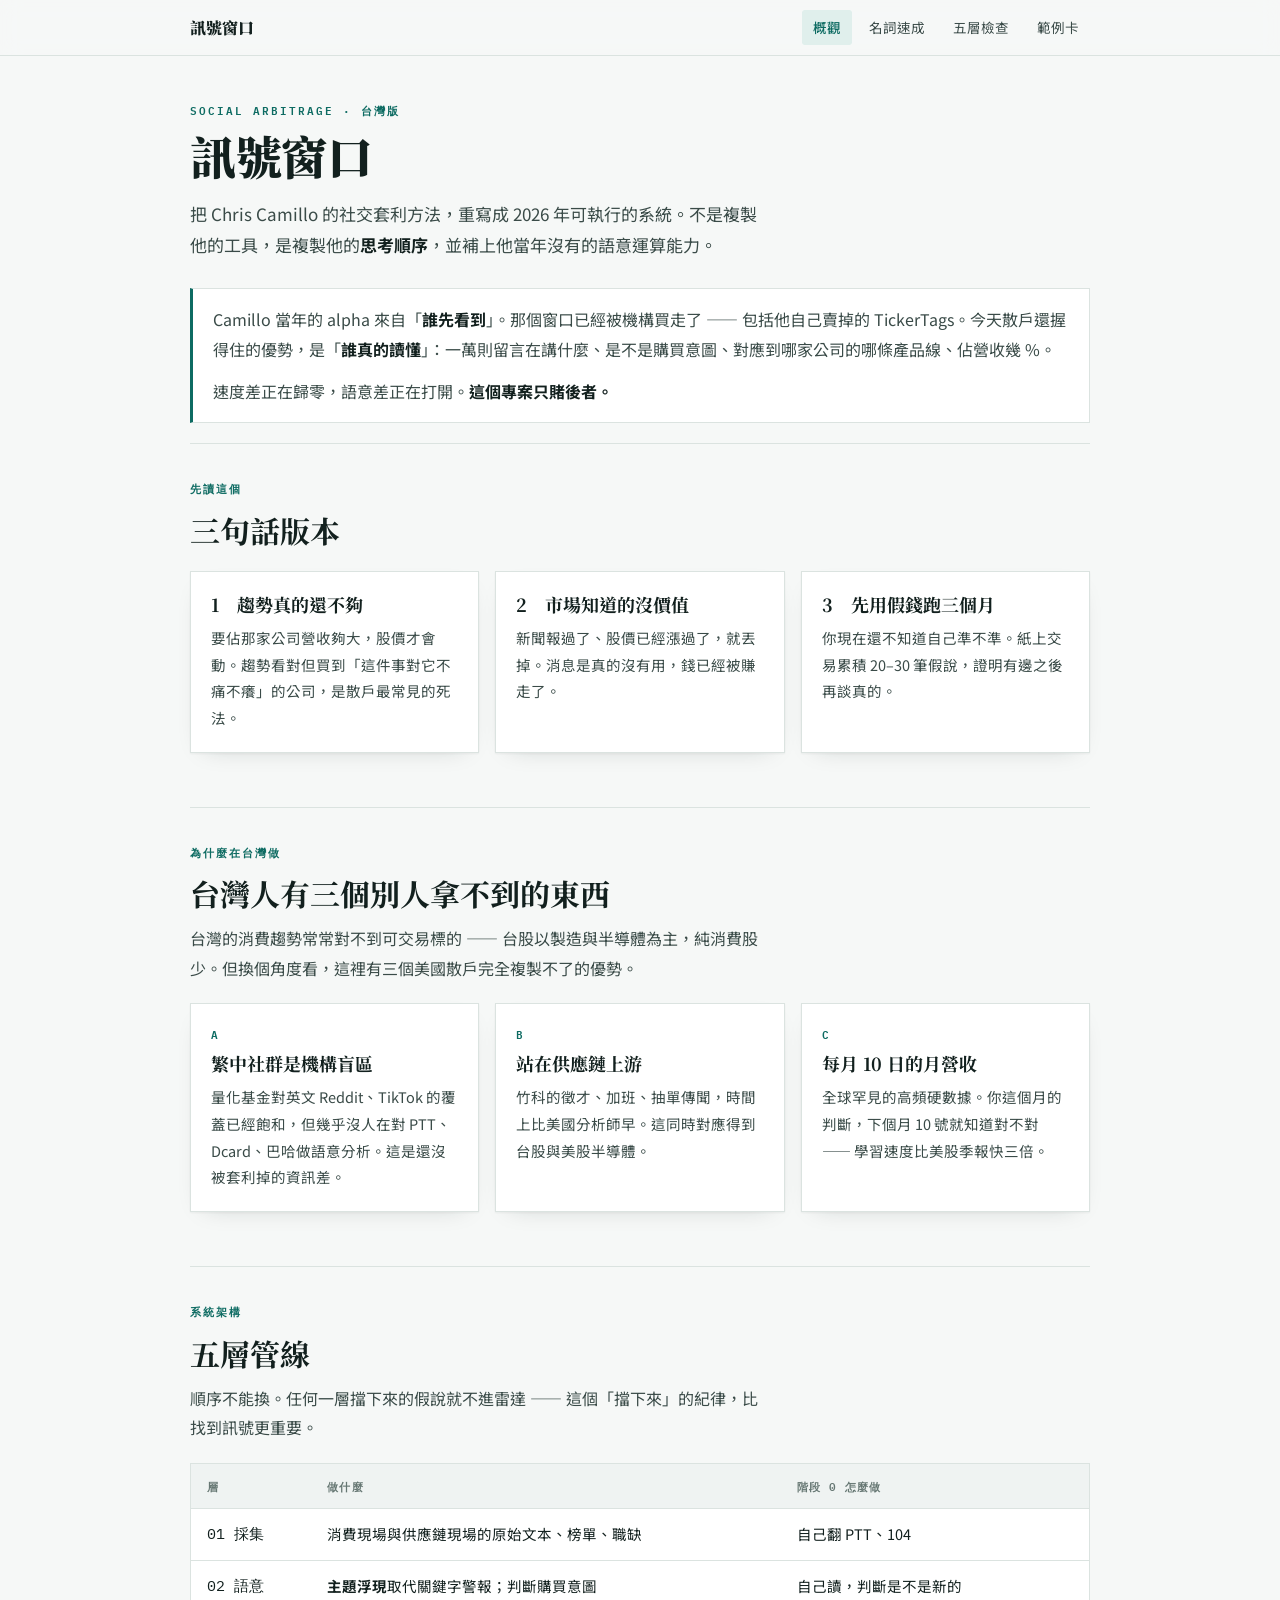
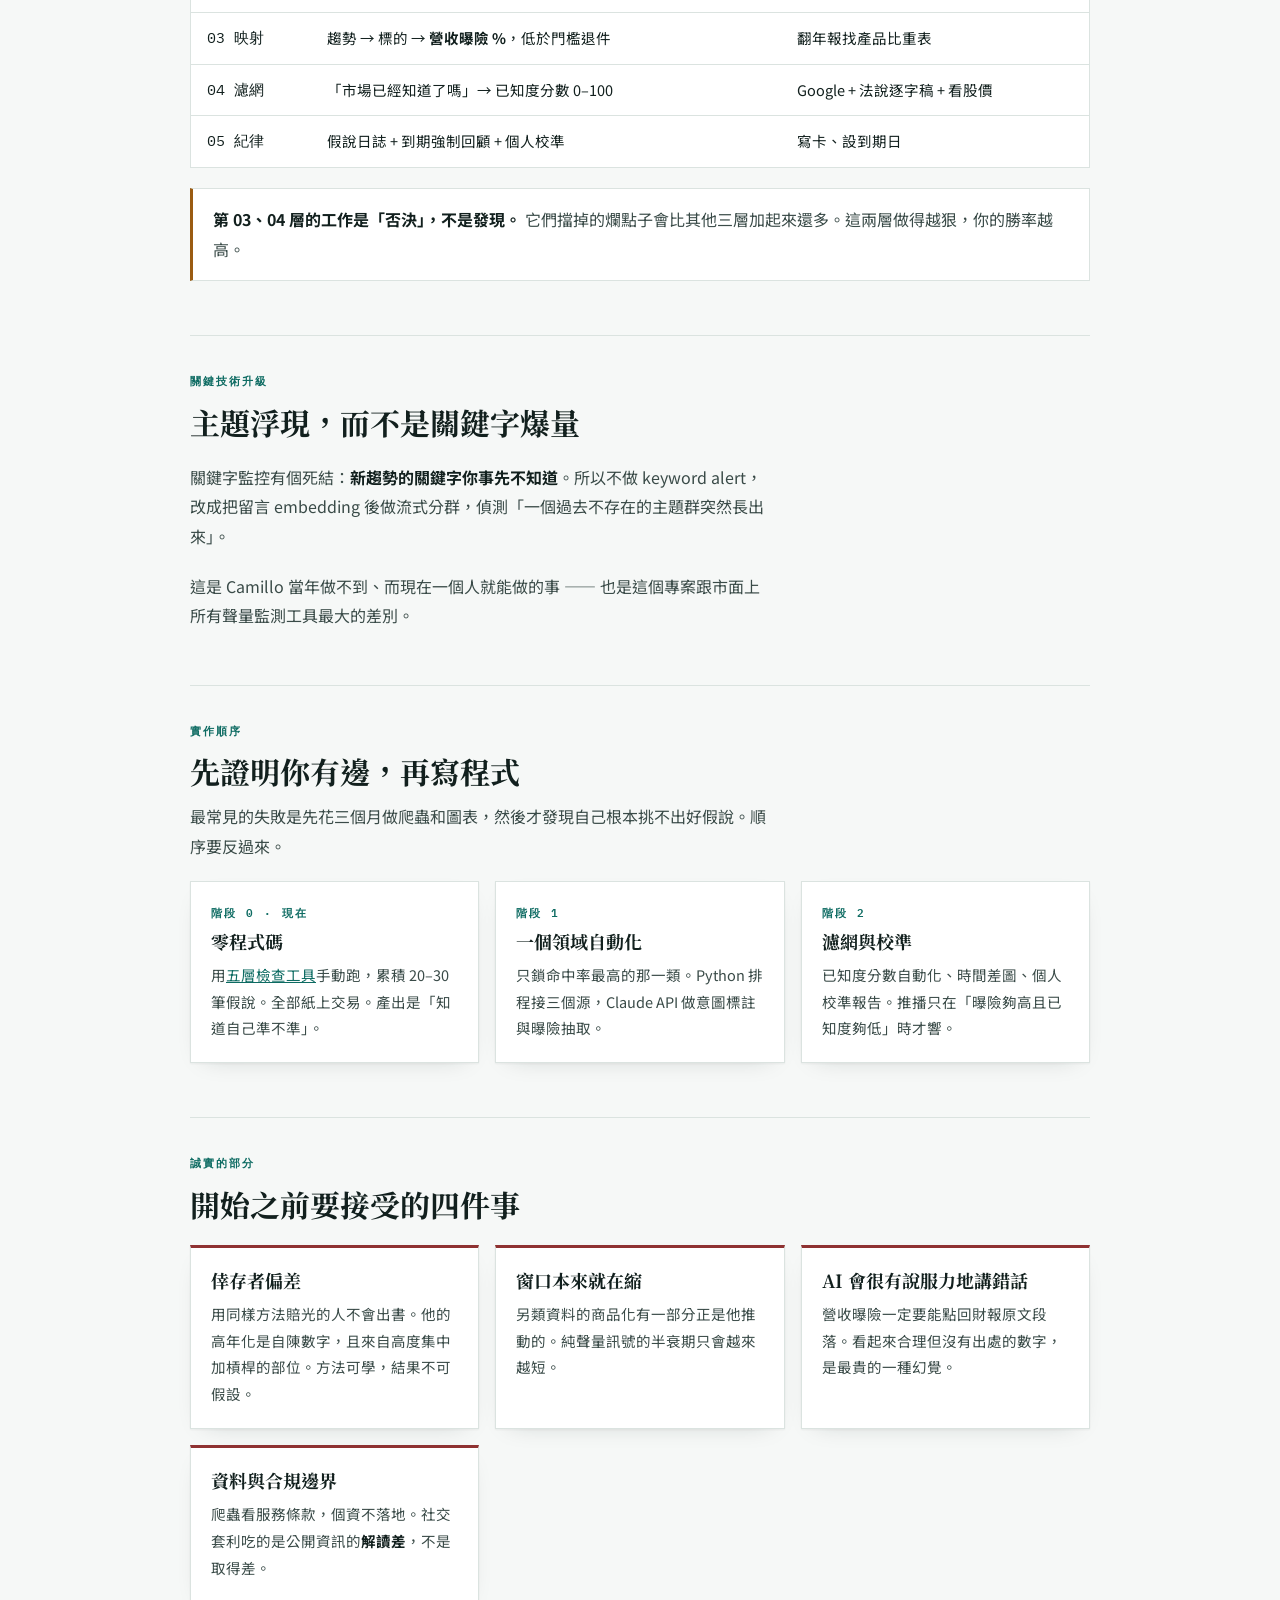
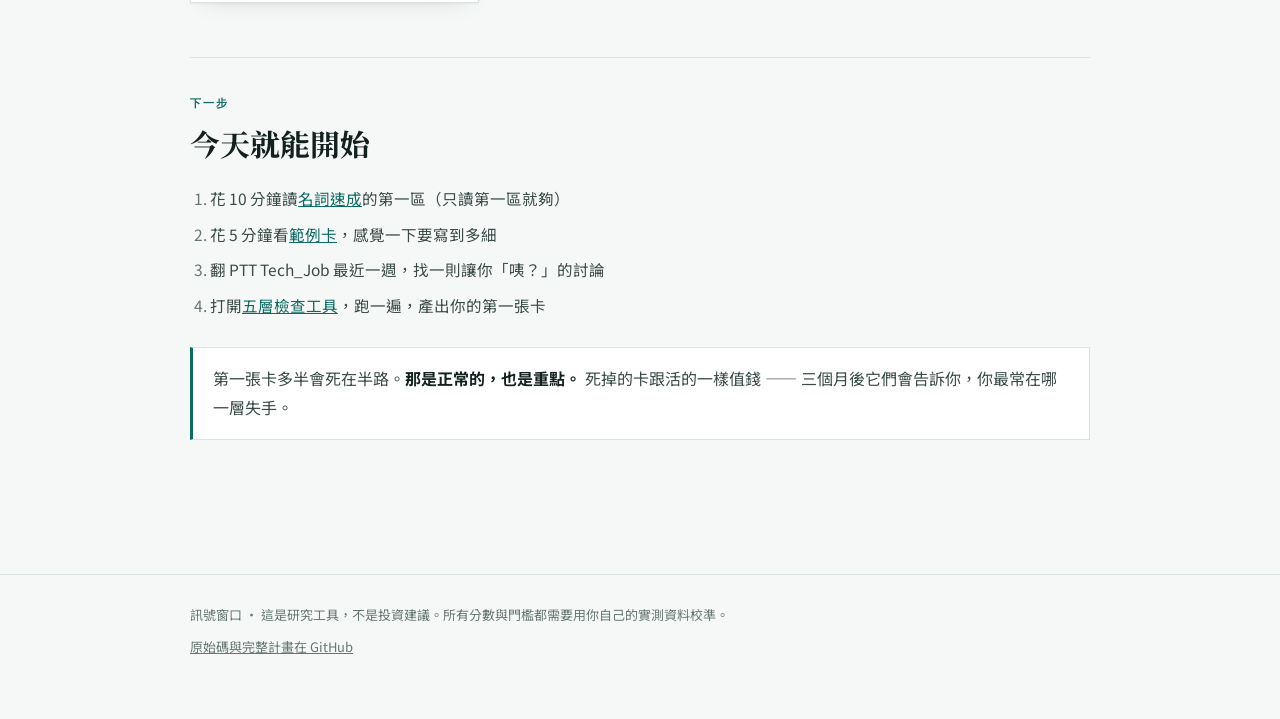
<file: docs/index.html>
<!doctype html>
<html lang="zh-Hant">
<head>
<meta charset="utf-8">
<meta name="viewport" content="width=device-width, initial-scale=1">
<title>訊號窗口 · 社交套利研究工具</title>
<meta name="description" content="把 Chris Camillo 的社交套利方法重寫成可執行系統的台灣版。">
<link rel="preconnect" href="https://fonts.googleapis.com">
<link rel="preconnect" href="https://fonts.gstatic.com" crossorigin>
<link rel="stylesheet" href="https://fonts.googleapis.com/css2?family=Noto+Serif+TC:wght@700;900&family=Noto+Sans+TC:wght@400;500;700&family=IBM+Plex+Mono:wght@400;500;600&display=swap">
<link rel="stylesheet" href="assets/site.css">
</head>
<body>

<nav class="nav">
  <div class="row">
    <a class="brand" href="index.html">訊號窗口</a>
    <a class="tab" href="index.html" aria-current="page">概觀</a>
    <a class="tab" href="concepts.html">名詞速成</a>
    <a class="tab" href="checklist.html">五層檢查</a>
    <a class="tab" href="example.html">範例卡</a>
  </div>
</nav>

<main>
<div class="wrap stack">

  <header class="page-head">
    <div class="eyebrow">Social Arbitrage · 台灣版</div>
    <h1>訊號窗口</h1>
    <p class="lede">把 Chris Camillo 的社交套利方法，重寫成 2026 年可執行的系統。不是複製他的工具，是複製他的<strong>思考順序</strong>，並補上他當年沒有的語意運算能力。</p>
  </header>

  <div class="note">
    <p>Camillo 當年的 alpha 來自「<strong>誰先看到</strong>」。那個窗口已經被機構買走了 —— 包括他自己賣掉的 TickerTags。今天散戶還握得住的優勢，是「<strong>誰真的讀懂</strong>」：一萬則留言在講什麼、是不是購買意圖、對應到哪家公司的哪條產品線、佔營收幾 %。</p>
    <p style="margin-top:12px">速度差正在歸零，語意差正在打開。<strong>這個專案只賭後者。</strong></p>
  </div>

  <section>
    <div class="stack">
      <div class="stack-sm">
        <div class="eyebrow">先讀這個</div>
        <h2>三句話版本</h2>
      </div>
      <div class="grid three">
        <div class="card">
          <h3>1　趨勢真的還不夠</h3>
          <p class="lede" style="margin-top:8px;font-size:14.5px">要佔那家公司營收夠大，股價才會動。趨勢看對但買到「這件事對它不痛不癢」的公司，是散戶最常見的死法。</p>
        </div>
        <div class="card">
          <h3>2　市場知道的沒價值</h3>
          <p class="lede" style="margin-top:8px;font-size:14.5px">新聞報過了、股價已經漲過了，就丟掉。消息是真的沒有用，錢已經被賺走了。</p>
        </div>
        <div class="card">
          <h3>3　先用假錢跑三個月</h3>
          <p class="lede" style="margin-top:8px;font-size:14.5px">你現在還不知道自己準不準。紙上交易累積 20–30 筆假說，證明有邊之後再談真的。</p>
        </div>
      </div>
    </div>
  </section>

  <section>
    <div class="stack">
      <div class="stack-sm">
        <div class="eyebrow">為什麼在台灣做</div>
        <h2>台灣人有三個別人拿不到的東西</h2>
        <p class="lede">台灣的消費趨勢常常對不到可交易標的 —— 台股以製造與半導體為主，純消費股少。但換個角度看，這裡有三個美國散戶完全複製不了的優勢。</p>
      </div>
      <div class="grid three">
        <div class="card">
          <div class="eyebrow">A</div>
          <h3 style="margin-top:6px">繁中社群是機構盲區</h3>
          <p class="lede" style="margin-top:8px;font-size:14.5px">量化基金對英文 Reddit、TikTok 的覆蓋已經飽和，但幾乎沒人在對 PTT、Dcard、巴哈做語意分析。這是還沒被套利掉的資訊差。</p>
        </div>
        <div class="card">
          <div class="eyebrow">B</div>
          <h3 style="margin-top:6px">站在供應鏈上游</h3>
          <p class="lede" style="margin-top:8px;font-size:14.5px">竹科的徵才、加班、抽單傳聞，時間上比美國分析師早。這同時對應得到台股與美股半導體。</p>
        </div>
        <div class="card">
          <div class="eyebrow">C</div>
          <h3 style="margin-top:6px">每月 10 日的月營收</h3>
          <p class="lede" style="margin-top:8px;font-size:14.5px">全球罕見的高頻硬數據。你這個月的判斷，下個月 10 號就知道對不對 —— 學習速度比美股季報快三倍。</p>
        </div>
      </div>
    </div>
  </section>

  <section>
    <div class="stack">
      <div class="stack-sm">
        <div class="eyebrow">系統架構</div>
        <h2>五層管線</h2>
        <p class="lede">順序不能換。任何一層擋下來的假說就不進雷達 —— 這個「擋下來」的紀律，比找到訊號更重要。</p>
      </div>
      <div class="tablewrap">
        <table>
          <thead><tr><th>層</th><th>做什麼</th><th>階段 0 怎麼做</th></tr></thead>
          <tbody>
            <tr><td class="mono">01 採集</td><td>消費現場與供應鏈現場的原始文本、榜單、職缺</td><td>自己翻 PTT、104</td></tr>
            <tr><td class="mono">02 語意</td><td><strong>主題浮現</strong>取代關鍵字警報；判斷購買意圖</td><td>自己讀，判斷是不是新的</td></tr>
            <tr><td class="mono">03 映射</td><td>趨勢 → 標的 → <strong>營收曝險 %</strong>，低於門檻退件</td><td>翻年報找產品比重表</td></tr>
            <tr><td class="mono">04 濾網</td><td>「市場已經知道了嗎」→ 已知度分數 0–100</td><td>Google + 法說逐字稿 + 看股價</td></tr>
            <tr><td class="mono">05 紀律</td><td>假說日誌 + 到期強制回顧 + 個人校準</td><td>寫卡、設到期日</td></tr>
          </tbody>
        </table>
      </div>
      <div class="note warn">
        <p><strong>第 03、04 層的工作是「否決」，不是發現。</strong> 它們擋掉的爛點子會比其他三層加起來還多。這兩層做得越狠，你的勝率越高。</p>
      </div>
    </div>
  </section>

  <section>
    <div class="stack">
      <div class="stack-sm">
        <div class="eyebrow">關鍵技術升級</div>
        <h2>主題浮現，而不是關鍵字爆量</h2>
      </div>
      <p class="lede">關鍵字監控有個死結：<strong>新趨勢的關鍵字你事先不知道</strong>。所以不做 keyword alert，改成把留言 embedding 後做流式分群，偵測「一個過去不存在的主題群突然長出來」。</p>
      <p class="lede">這是 Camillo 當年做不到、而現在一個人就能做的事 —— 也是這個專案跟市面上所有聲量監測工具最大的差別。</p>
    </div>
  </section>

  <section>
    <div class="stack">
      <div class="stack-sm">
        <div class="eyebrow">實作順序</div>
        <h2>先證明你有邊，再寫程式</h2>
        <p class="lede">最常見的失敗是先花三個月做爬蟲和圖表，然後才發現自己根本挑不出好假說。順序要反過來。</p>
      </div>
      <div class="grid three">
        <div class="card">
          <div class="eyebrow">階段 0 · 現在</div>
          <h3 style="margin-top:6px">零程式碼</h3>
          <p class="lede" style="margin-top:8px;font-size:14.5px">用<a href="checklist.html">五層檢查工具</a>手動跑，累積 20–30 筆假說。全部紙上交易。產出是「知道自己準不準」。</p>
        </div>
        <div class="card">
          <div class="eyebrow">階段 1</div>
          <h3 style="margin-top:6px">一個領域自動化</h3>
          <p class="lede" style="margin-top:8px;font-size:14.5px">只鎖命中率最高的那一類。Python 排程接三個源，Claude API 做意圖標註與曝險抽取。</p>
        </div>
        <div class="card">
          <div class="eyebrow">階段 2</div>
          <h3 style="margin-top:6px">濾網與校準</h3>
          <p class="lede" style="margin-top:8px;font-size:14.5px">已知度分數自動化、時間差圖、個人校準報告。推播只在「曝險夠高且已知度夠低」時才響。</p>
        </div>
      </div>
    </div>
  </section>

  <section>
    <div class="stack">
      <div class="stack-sm">
        <div class="eyebrow">誠實的部分</div>
        <h2>開始之前要接受的四件事</h2>
      </div>
      <div class="grid two">
        <div class="card" style="border-top:3px solid var(--bad)">
          <h3>倖存者偏差</h3>
          <p class="lede" style="margin-top:8px;font-size:14.5px">用同樣方法賠光的人不會出書。他的高年化是自陳數字，且來自高度集中加槓桿的部位。方法可學，結果不可假設。</p>
        </div>
        <div class="card" style="border-top:3px solid var(--bad)">
          <h3>窗口本來就在縮</h3>
          <p class="lede" style="margin-top:8px;font-size:14.5px">另類資料的商品化有一部分正是他推動的。純聲量訊號的半衰期只會越來越短。</p>
        </div>
        <div class="card" style="border-top:3px solid var(--bad)">
          <h3>AI 會很有說服力地講錯話</h3>
          <p class="lede" style="margin-top:8px;font-size:14.5px">營收曝險一定要能點回財報原文段落。看起來合理但沒有出處的數字，是最貴的一種幻覺。</p>
        </div>
        <div class="card" style="border-top:3px solid var(--bad)">
          <h3>資料與合規邊界</h3>
          <p class="lede" style="margin-top:8px;font-size:14.5px">爬蟲看服務條款，個資不落地。社交套利吃的是公開資訊的<strong>解讀差</strong>，不是取得差。</p>
        </div>
      </div>
    </div>
  </section>

  <section>
    <div class="stack">
      <div class="stack-sm">
        <div class="eyebrow">下一步</div>
        <h2>今天就能開始</h2>
      </div>
      <ol style="font-size:15.5px">
        <li>花 10 分鐘讀<a href="concepts.html">名詞速成</a>的第一區（只讀第一區就夠）</li>
        <li>花 5 分鐘看<a href="example.html">範例卡</a>，感覺一下要寫到多細</li>
        <li>翻 PTT Tech_Job 最近一週，找一則讓你「咦？」的討論</li>
        <li>打開<a href="checklist.html">五層檢查工具</a>，跑一遍，產出你的第一張卡</li>
      </ol>
      <div class="note">
        <p>第一張卡多半會死在半路。<strong>那是正常的，也是重點。</strong> 死掉的卡跟活的一樣值錢 —— 三個月後它們會告訴你，你最常在哪一層失手。</p>
      </div>
    </div>
  </section>

</div>
</main>

<footer>
  <div class="wrap">
    <p>訊號窗口 · 這是研究工具，不是投資建議。所有分數與門檻都需要用你自己的實測資料校準。</p>
    <p style="margin-top:8px"><a href="https://github.com/s11428127/Chris-Camillo-">原始碼與完整計畫在 GitHub</a></p>
  </div>
</footer>

</body>
</html>
</file>
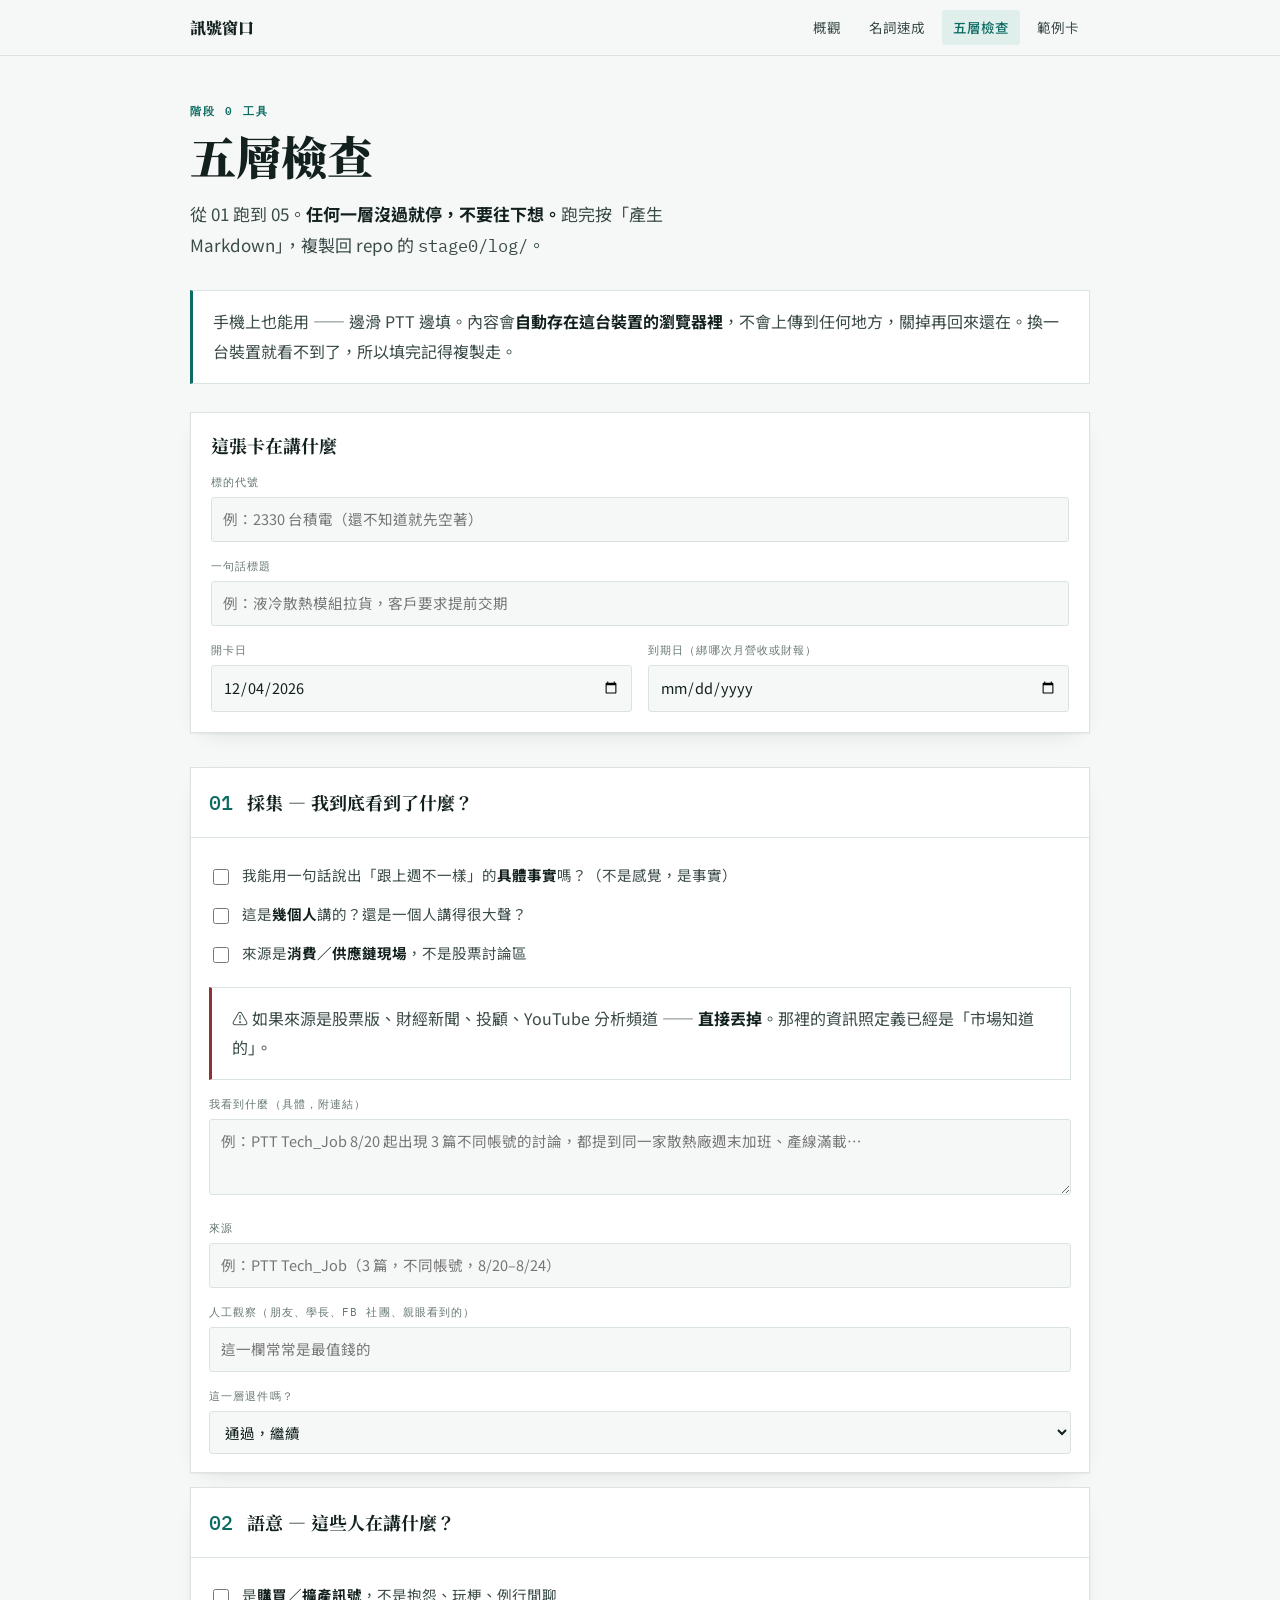
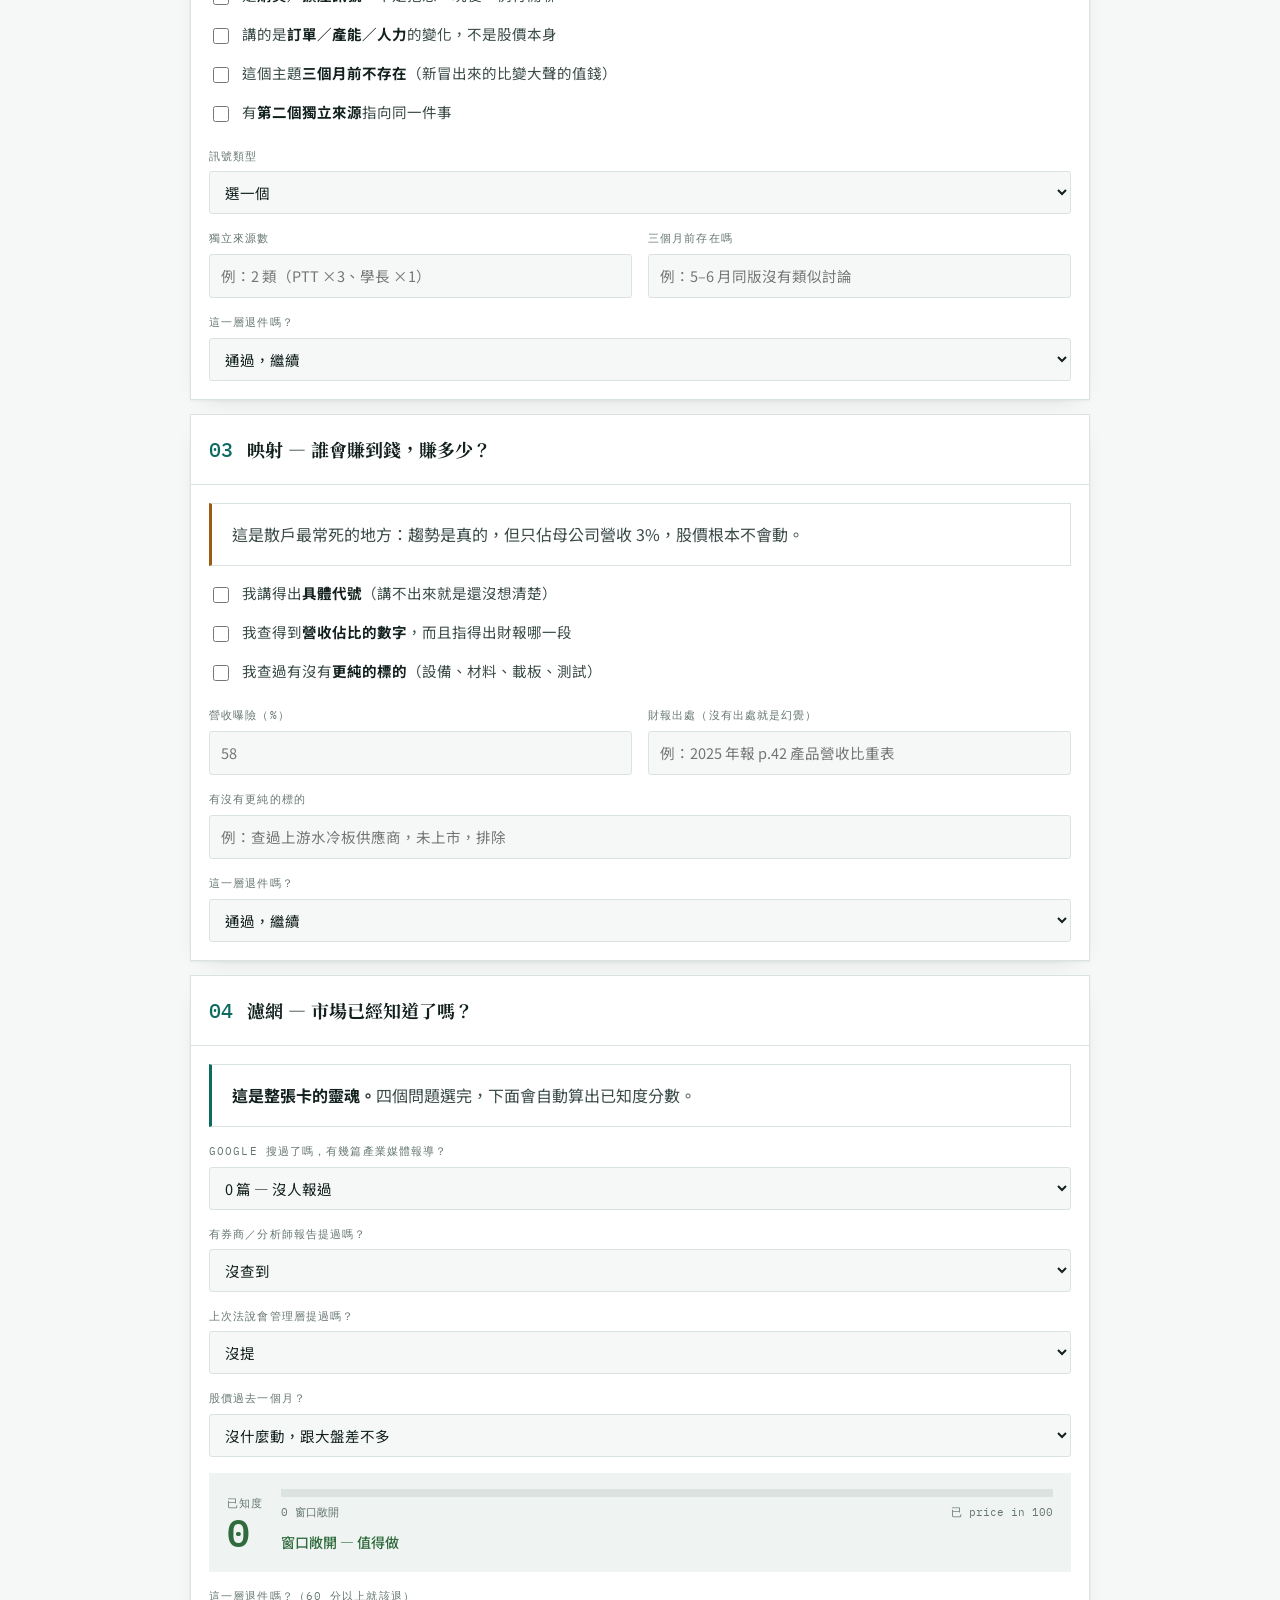
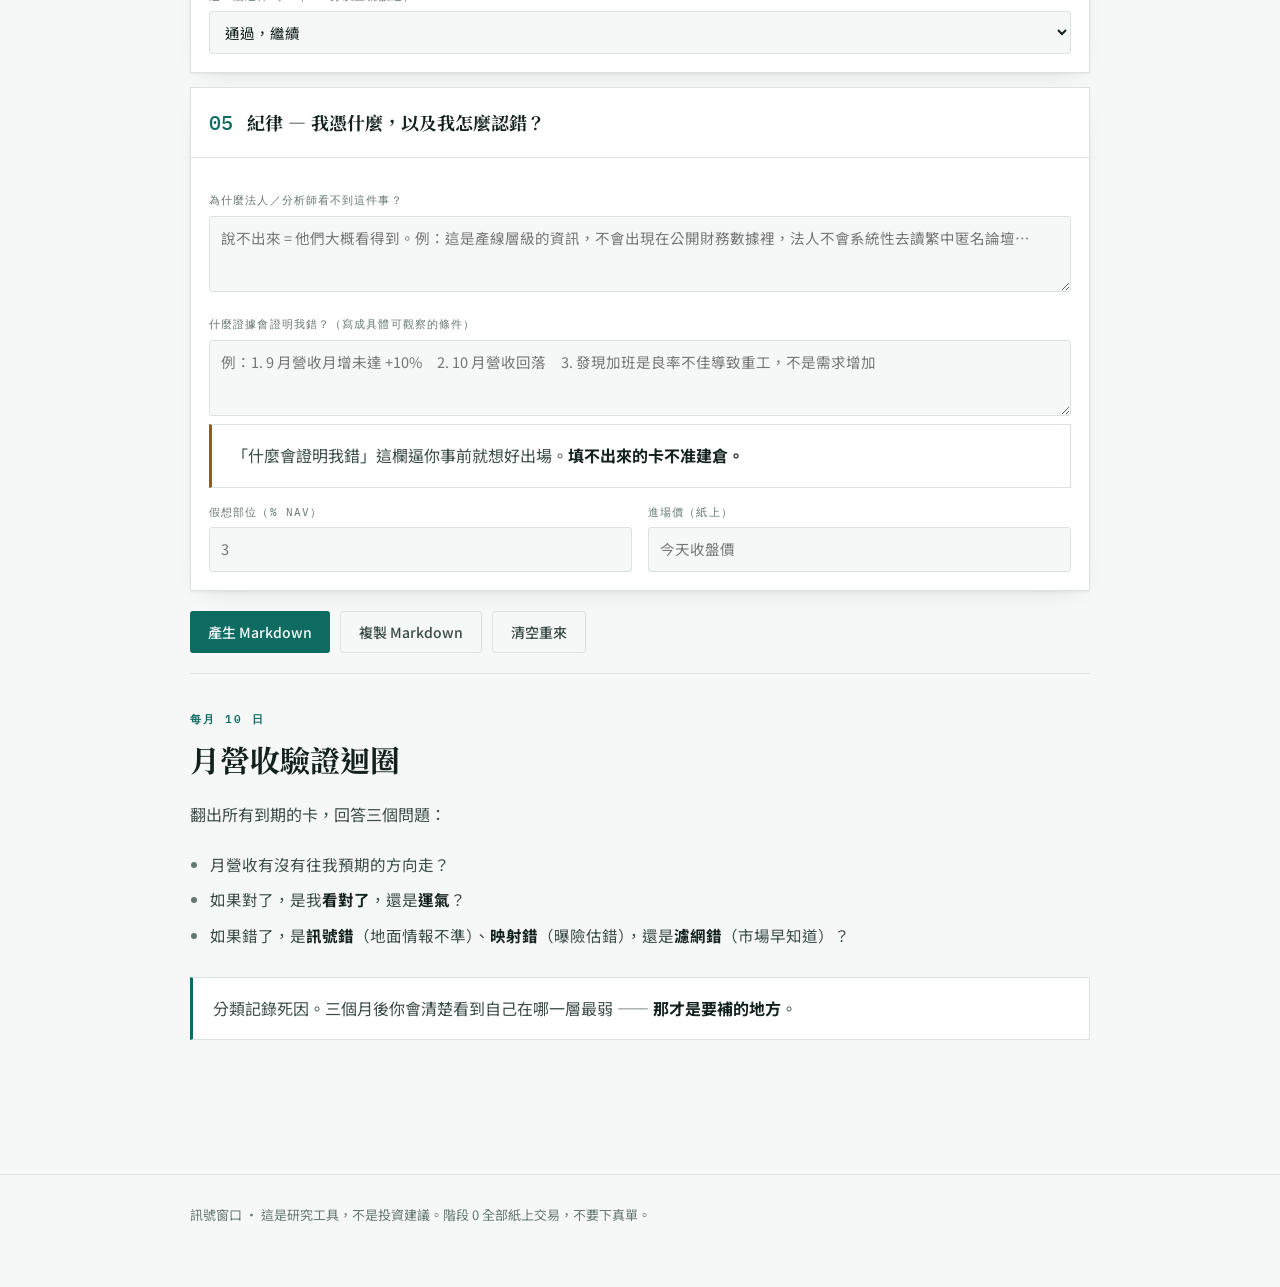
<file: docs/checklist.html>
<!doctype html>
<html lang="zh-Hant">
<head>
<meta charset="utf-8">
<meta name="viewport" content="width=device-width, initial-scale=1">
<title>五層檢查 · 訊號窗口</title>
<meta name="description" content="邊滑 PTT 邊跑五層檢查，自動算已知度分數，產出一張 Markdown 假說卡。">
<link rel="preconnect" href="https://fonts.googleapis.com">
<link rel="preconnect" href="https://fonts.gstatic.com" crossorigin>
<link rel="stylesheet" href="https://fonts.googleapis.com/css2?family=Noto+Serif+TC:wght@700;900&family=Noto+Sans+TC:wght@400;500;700&family=IBM+Plex+Mono:wght@400;500;600&display=swap">
<link rel="stylesheet" href="assets/site.css">
</head>
<body>

<nav class="nav">
  <div class="row">
    <a class="brand" href="index.html">訊號窗口</a>
    <a class="tab" href="index.html">概觀</a>
    <a class="tab" href="concepts.html">名詞速成</a>
    <a class="tab" href="checklist.html" aria-current="page">五層檢查</a>
    <a class="tab" href="example.html">範例卡</a>
  </div>
</nav>

<main>
<div class="wrap stack">

  <header class="page-head">
    <div class="eyebrow">階段 0 工具</div>
    <h1>五層檢查</h1>
    <p class="lede">從 01 跑到 05。<strong>任何一層沒過就停，不要往下想。</strong>跑完按「產生 Markdown」，複製回 repo 的 <code class="mono">stage0/log/</code>。</p>
  </header>

  <div class="note">
    <p>手機上也能用 —— 邊滑 PTT 邊填。內容會<strong>自動存在這台裝置的瀏覽器裡</strong>，不會上傳到任何地方，關掉再回來還在。換一台裝置就看不到了，所以填完記得複製走。</p>
  </div>

  <form id="cardform" autocomplete="off">

    <!-- ===== 卡片基本資料 ===== -->
    <section>
      <div class="card">
        <h3>這張卡在講什麼</h3>
        <label class="fld">
          <span class="lbl">標的代號</span>
          <input type="text" data-f="ticker" placeholder="例：2330 台積電（還不知道就先空著）">
        </label>
        <label class="fld">
          <span class="lbl">一句話標題</span>
          <input type="text" data-f="headline" placeholder="例：液冷散熱模組拉貨，客戶要求提前交期">
        </label>
        <div class="grid two" style="margin-top:14px">
          <label class="fld" style="margin-top:0">
            <span class="lbl">開卡日</span>
            <input type="date" data-f="opened">
          </label>
          <label class="fld" style="margin-top:0">
            <span class="lbl">到期日（綁哪次月營收或財報）</span>
            <input type="date" data-f="due">
          </label>
        </div>
      </div>
    </section>

    <!-- ===== 01 ===== -->
    <div class="layer" data-layer="01">
      <div class="head">
        <span class="num">01</span>
        <h3>採集 — 我到底看到了什麼？</h3>
        <span class="state mono"></span>
      </div>
      <div class="body">
        <label class="check"><input type="checkbox" data-f="c1a"><span>我能用一句話說出「跟上週不一樣」的<strong>具體事實</strong>嗎？（不是感覺，是事實）</span></label>
        <label class="check"><input type="checkbox" data-f="c1b"><span>這是<strong>幾個人</strong>講的？還是一個人講得很大聲？</span></label>
        <label class="check"><input type="checkbox" data-f="c1c"><span>來源是<strong>消費／供應鏈現場</strong>，不是股票討論區</span></label>

        <div class="note bad" style="margin-top:14px">
          <p>⚠️ 如果來源是股票版、財經新聞、投顧、YouTube 分析頻道 —— <strong>直接丟掉</strong>。那裡的資訊照定義已經是「市場知道的」。</p>
        </div>

        <label class="fld">
          <span class="lbl">我看到什麼（具體，附連結）</span>
          <textarea data-f="seen" placeholder="例：PTT Tech_Job 8/20 起出現 3 篇不同帳號的討論，都提到同一家散熱廠週末加班、產線滿載…"></textarea>
        </label>
        <label class="fld">
          <span class="lbl">來源</span>
          <input type="text" data-f="source" placeholder="例：PTT Tech_Job（3 篇，不同帳號，8/20–8/24）">
        </label>
        <label class="fld">
          <span class="lbl">人工觀察（朋友、學長、FB 社團、親眼看到的）</span>
          <input type="text" data-f="human" placeholder="這一欄常常是最值錢的">
        </label>
        <label class="fld">
          <span class="lbl">這一層退件嗎？</span>
          <select data-f="k1" data-kill>
            <option value="">通過，繼續</option>
            <option value="來源即市場共識">❌ 來源即市場共識</option>
          </select>
        </label>
      </div>
    </div>

    <!-- ===== 02 ===== -->
    <div class="layer" data-layer="02">
      <div class="head">
        <span class="num">02</span>
        <h3>語意 — 這些人在講什麼？</h3>
        <span class="state mono"></span>
      </div>
      <div class="body">
        <label class="check"><input type="checkbox" data-f="c2a"><span>是<strong>購買／擴產訊號</strong>，不是抱怨、玩梗、例行閒聊</span></label>
        <label class="check"><input type="checkbox" data-f="c2b"><span>講的是<strong>訂單／產能／人力</strong>的變化，不是股價本身</span></label>
        <label class="check"><input type="checkbox" data-f="c2c"><span>這個主題<strong>三個月前不存在</strong>（新冒出來的比變大聲的值錢）</span></label>
        <label class="check"><input type="checkbox" data-f="c2d"><span>有<strong>第二個獨立來源</strong>指向同一件事</span></label>

        <label class="fld">
          <span class="lbl">訊號類型</span>
          <select data-f="sigtype">
            <option value="">選一個</option>
            <option>擴產 / 產能滿載</option>
            <option>抽單 / 砍單</option>
            <option>人力異動 / 大舉徵才</option>
            <option>新產品需求</option>
            <option>其他</option>
          </select>
        </label>
        <div class="grid two" style="margin-top:14px">
          <label class="fld" style="margin-top:0">
            <span class="lbl">獨立來源數</span>
            <input type="text" data-f="sources_n" placeholder="例：2 類（PTT ×3、學長 ×1）">
          </label>
          <label class="fld" style="margin-top:0">
            <span class="lbl">三個月前存在嗎</span>
            <input type="text" data-f="was_before" placeholder="例：5–6 月同版沒有類似討論">
          </label>
        </div>
        <label class="fld">
          <span class="lbl">這一層退件嗎？</span>
          <select data-f="k2" data-kill>
            <option value="">通過，繼續</option>
            <option value="雜訊 / 單一來源">❌ 雜訊 / 單一來源</option>
            <option value="長期常態，不是新訊號">❌ 長期常態，不是新訊號</option>
          </select>
        </label>
      </div>
    </div>

    <!-- ===== 03 ===== -->
    <div class="layer" data-layer="03">
      <div class="head">
        <span class="num">03</span>
        <h3>映射 — 誰會賺到錢，賺多少？</h3>
        <span class="state mono"></span>
      </div>
      <div class="body">
        <div class="note warn">
          <p>這是散戶最常死的地方：趨勢是真的，但只佔母公司營收 3%，股價根本不會動。</p>
        </div>

        <label class="check" style="margin-top:8px"><input type="checkbox" data-f="c3a"><span>我講得出<strong>具體代號</strong>（講不出來就是還沒想清楚）</span></label>
        <label class="check"><input type="checkbox" data-f="c3b"><span>我查得到<strong>營收佔比的數字</strong>，而且指得出財報哪一段</span></label>
        <label class="check"><input type="checkbox" data-f="c3c"><span>我查過有沒有<strong>更純的標的</strong>（設備、材料、載板、測試）</span></label>

        <div class="grid two" style="margin-top:14px">
          <label class="fld" style="margin-top:0">
            <span class="lbl">營收曝險（%）</span>
            <input type="number" data-f="exposure" min="0" max="100" placeholder="58">
          </label>
          <label class="fld" style="margin-top:0">
            <span class="lbl">財報出處（沒有出處就是幻覺）</span>
            <input type="text" data-f="exposure_src" placeholder="例：2025 年報 p.42 產品營收比重表">
          </label>
        </div>
        <label class="fld">
          <span class="lbl">有沒有更純的標的</span>
          <input type="text" data-f="purer" placeholder="例：查過上游水冷板供應商，未上市，排除">
        </label>
        <label class="fld">
          <span class="lbl">這一層退件嗎？</span>
          <select data-f="k3" data-kill>
            <option value="">通過，繼續</option>
            <option value="曝險不足">❌ 曝險不足</option>
            <option value="找不到可交易標的">❌ 找不到可交易標的</option>
          </select>
        </label>
      </div>
    </div>

    <!-- ===== 04 ===== -->
    <div class="layer" data-layer="04">
      <div class="head">
        <span class="num">04</span>
        <h3>濾網 — 市場已經知道了嗎？</h3>
        <span class="state mono"></span>
      </div>
      <div class="body">
        <div class="note">
          <p><strong>這是整張卡的靈魂。</strong>四個問題選完，下面會自動算出已知度分數。</p>
        </div>

        <label class="fld">
          <span class="lbl">Google 搜過了嗎，有幾篇產業媒體報導？</span>
          <select data-f="s_news" data-score>
            <option value="0">0 篇 — 沒人報過</option>
            <option value="15">1–3 篇 — 有零星報導</option>
            <option value="30">很多篇 — 已經是新聞了</option>
          </select>
        </label>

        <label class="fld">
          <span class="lbl">有券商／分析師報告提過嗎？</span>
          <select data-f="s_analyst" data-score>
            <option value="0">沒查到</option>
            <option value="25">有，已經被寫進報告</option>
          </select>
        </label>

        <label class="fld">
          <span class="lbl">上次法說會管理層提過嗎？</span>
          <select data-f="s_call" data-score>
            <option value="0">沒提</option>
            <option value="10">模糊帶過</option>
            <option value="25">明確講過</option>
          </select>
        </label>

        <label class="fld">
          <span class="lbl">股價過去一個月？</span>
          <select data-f="s_price" data-score>
            <option value="0">沒什麼動，跟大盤差不多</option>
            <option value="10">小漲 5–15%</option>
            <option value="20">大漲超過 15% — 有人比你早知道</option>
          </select>
        </label>

        <div class="scorebox">
          <div>
            <div class="lbl mono" style="font-size:10.5px;letter-spacing:.1em;color:var(--muted)">已知度</div>
            <div class="val mono" id="scoreval">0</div>
          </div>
          <div class="meterwrap">
            <div class="meter"><span id="scorebar" style="width:0%"></span></div>
            <div class="meterlab"><span>0 窗口敞開</span><span>已 price in 100</span></div>
            <div class="verdict" id="scoreverdict" style="margin-top:8px">窗口敞開 — 值得做</div>
          </div>
        </div>

        <label class="fld">
          <span class="lbl">這一層退件嗎？（60 分以上就該退）</span>
          <select data-f="k4" data-kill>
            <option value="">通過，繼續</option>
            <option value="已知度過高">❌ 已知度過高</option>
          </select>
        </label>
      </div>
    </div>

    <!-- ===== 05 ===== -->
    <div class="layer" data-layer="05">
      <div class="head">
        <span class="num">05</span>
        <h3>紀律 — 我憑什麼，以及我怎麼認錯？</h3>
        <span class="state mono"></span>
      </div>
      <div class="body">
        <label class="fld">
          <span class="lbl">為什麼法人／分析師看不到這件事？</span>
          <textarea data-f="blindspot" placeholder="說不出來 = 他們大概看得到。例：這是產線層級的資訊，不會出現在公開財務數據裡，法人不會系統性去讀繁中匿名論壇…"></textarea>
        </label>

        <label class="fld">
          <span class="lbl">什麼證據會證明我錯？（寫成具體可觀察的條件）</span>
          <textarea data-f="falsify" placeholder="例：1. 9 月營收月增未達 +10%　2. 10 月營收回落　3. 發現加班是良率不佳導致重工，不是需求增加"></textarea>
        </label>

        <div class="note warn">
          <p>「什麼會證明我錯」這欄逼你事前就想好出場。<strong>填不出來的卡不准建倉。</strong></p>
        </div>

        <div class="grid two" style="margin-top:14px">
          <label class="fld" style="margin-top:0">
            <span class="lbl">假想部位（% NAV）</span>
            <input type="number" data-f="size" min="0" max="100" placeholder="3">
          </label>
          <label class="fld" style="margin-top:0">
            <span class="lbl">進場價（紙上）</span>
            <input type="text" data-f="entry" placeholder="今天收盤價">
          </label>
        </div>
      </div>
    </div>

    <div class="actions">
      <button type="button" class="btn" id="gen">產生 Markdown</button>
      <button type="button" class="btn ghost" id="copy">複製 Markdown</button>
      <button type="button" class="btn ghost" id="reset">清空重來</button>
      <span class="saved" id="savedmark" style="align-self:center"></span>
    </div>

    <div id="outwrap" hidden>
      <p class="lede" style="margin-top:20px;font-size:14px">複製下面全部，在 repo 的 <code class="mono">stage0/log/</code> 開一個新檔，檔名建議：<strong class="mono" id="fname"></strong></p>
      <textarea id="output" readonly aria-label="產生的 Markdown 假說卡"></textarea>
    </div>

  </form>

  <section>
    <div class="stack">
      <div class="stack-sm">
        <div class="eyebrow">每月 10 日</div>
        <h2>月營收驗證迴圈</h2>
      </div>
      <p class="lede">翻出所有到期的卡，回答三個問題：</p>
      <ul style="font-size:15.5px">
        <li>月營收有沒有往我預期的方向走？</li>
        <li>如果對了，是我<strong>看對了</strong>，還是<strong>運氣</strong>？</li>
        <li>如果錯了，是<strong>訊號錯</strong>（地面情報不準）、<strong>映射錯</strong>（曝險估錯），還是<strong>濾網錯</strong>（市場早知道）？</li>
      </ul>
      <div class="note">
        <p>分類記錄死因。三個月後你會清楚看到自己在哪一層最弱 —— <strong>那才是要補的地方</strong>。</p>
      </div>
    </div>
  </section>

</div>
</main>

<footer>
  <div class="wrap">
    <p>訊號窗口 · 這是研究工具，不是投資建議。階段 0 全部紙上交易，不要下真單。</p>
  </div>
</footer>

<script src="assets/checklist.js"></script>
</body>
</html>
</file>
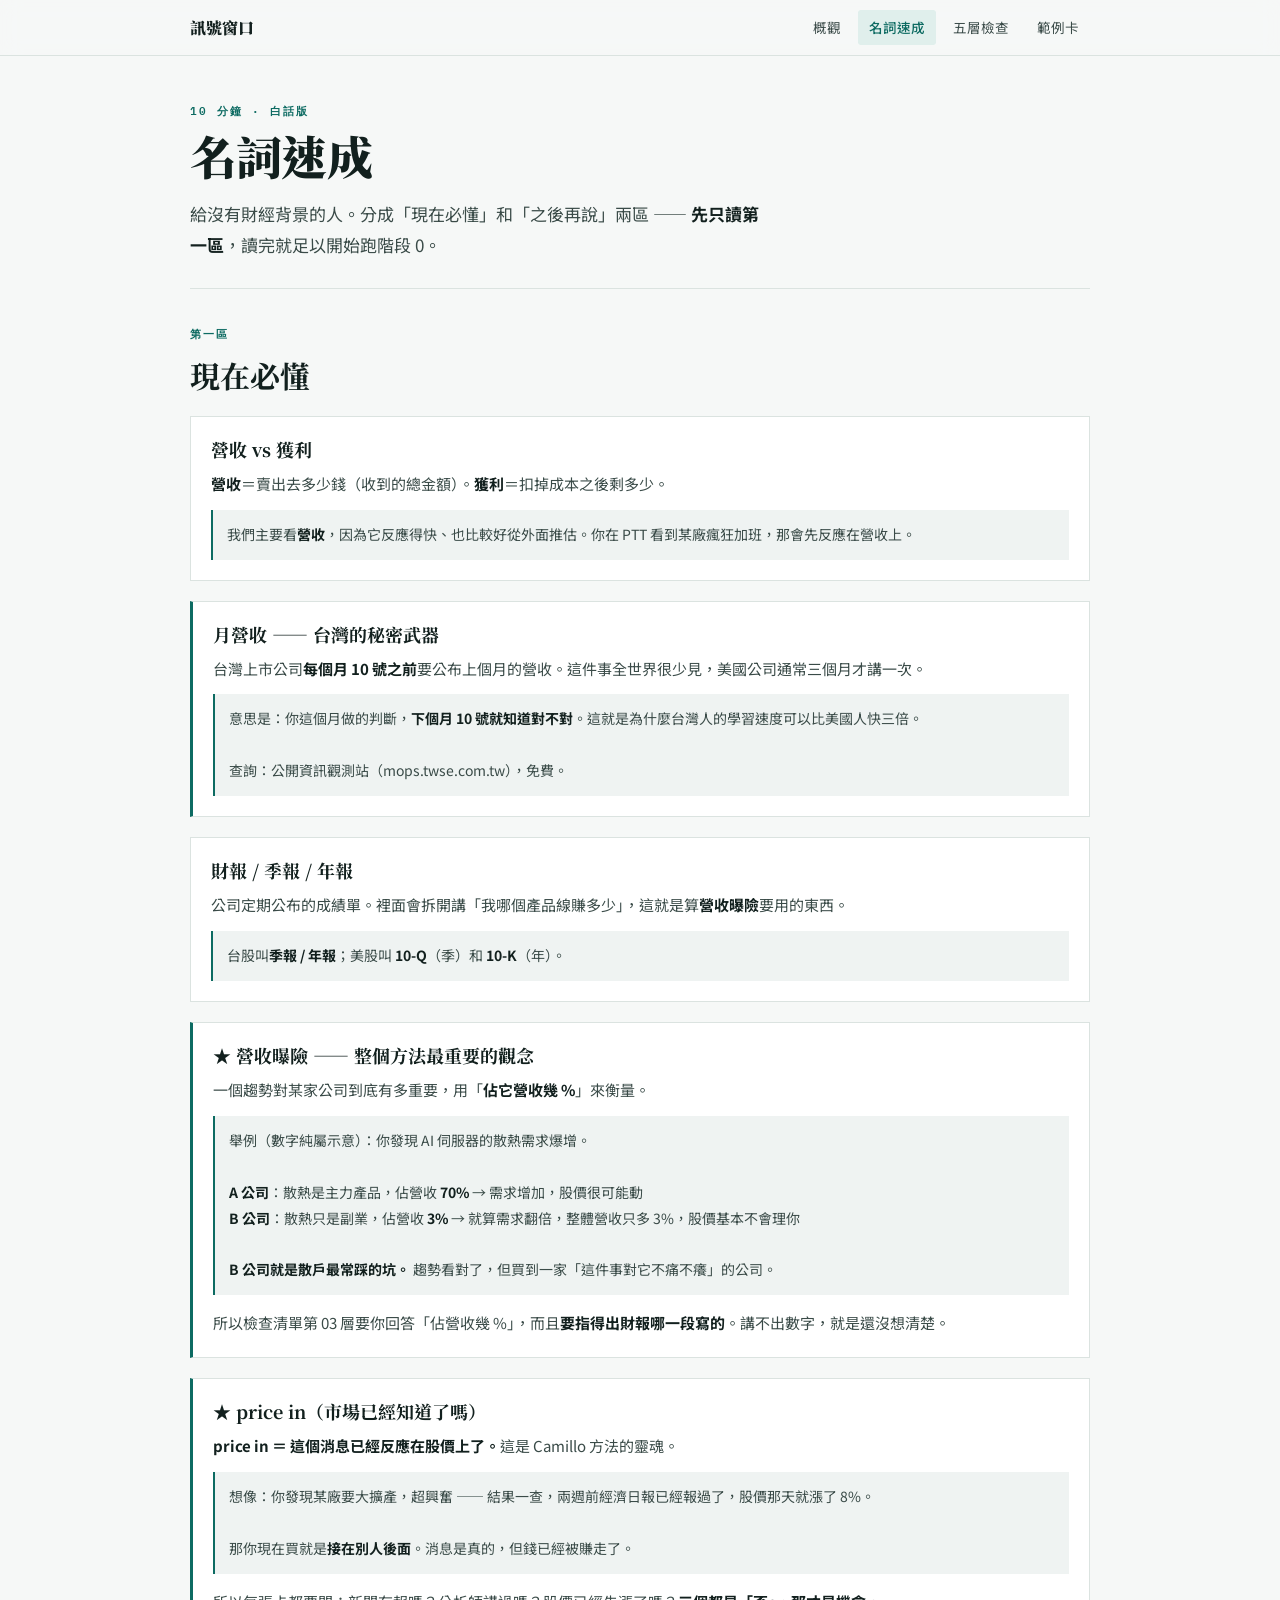
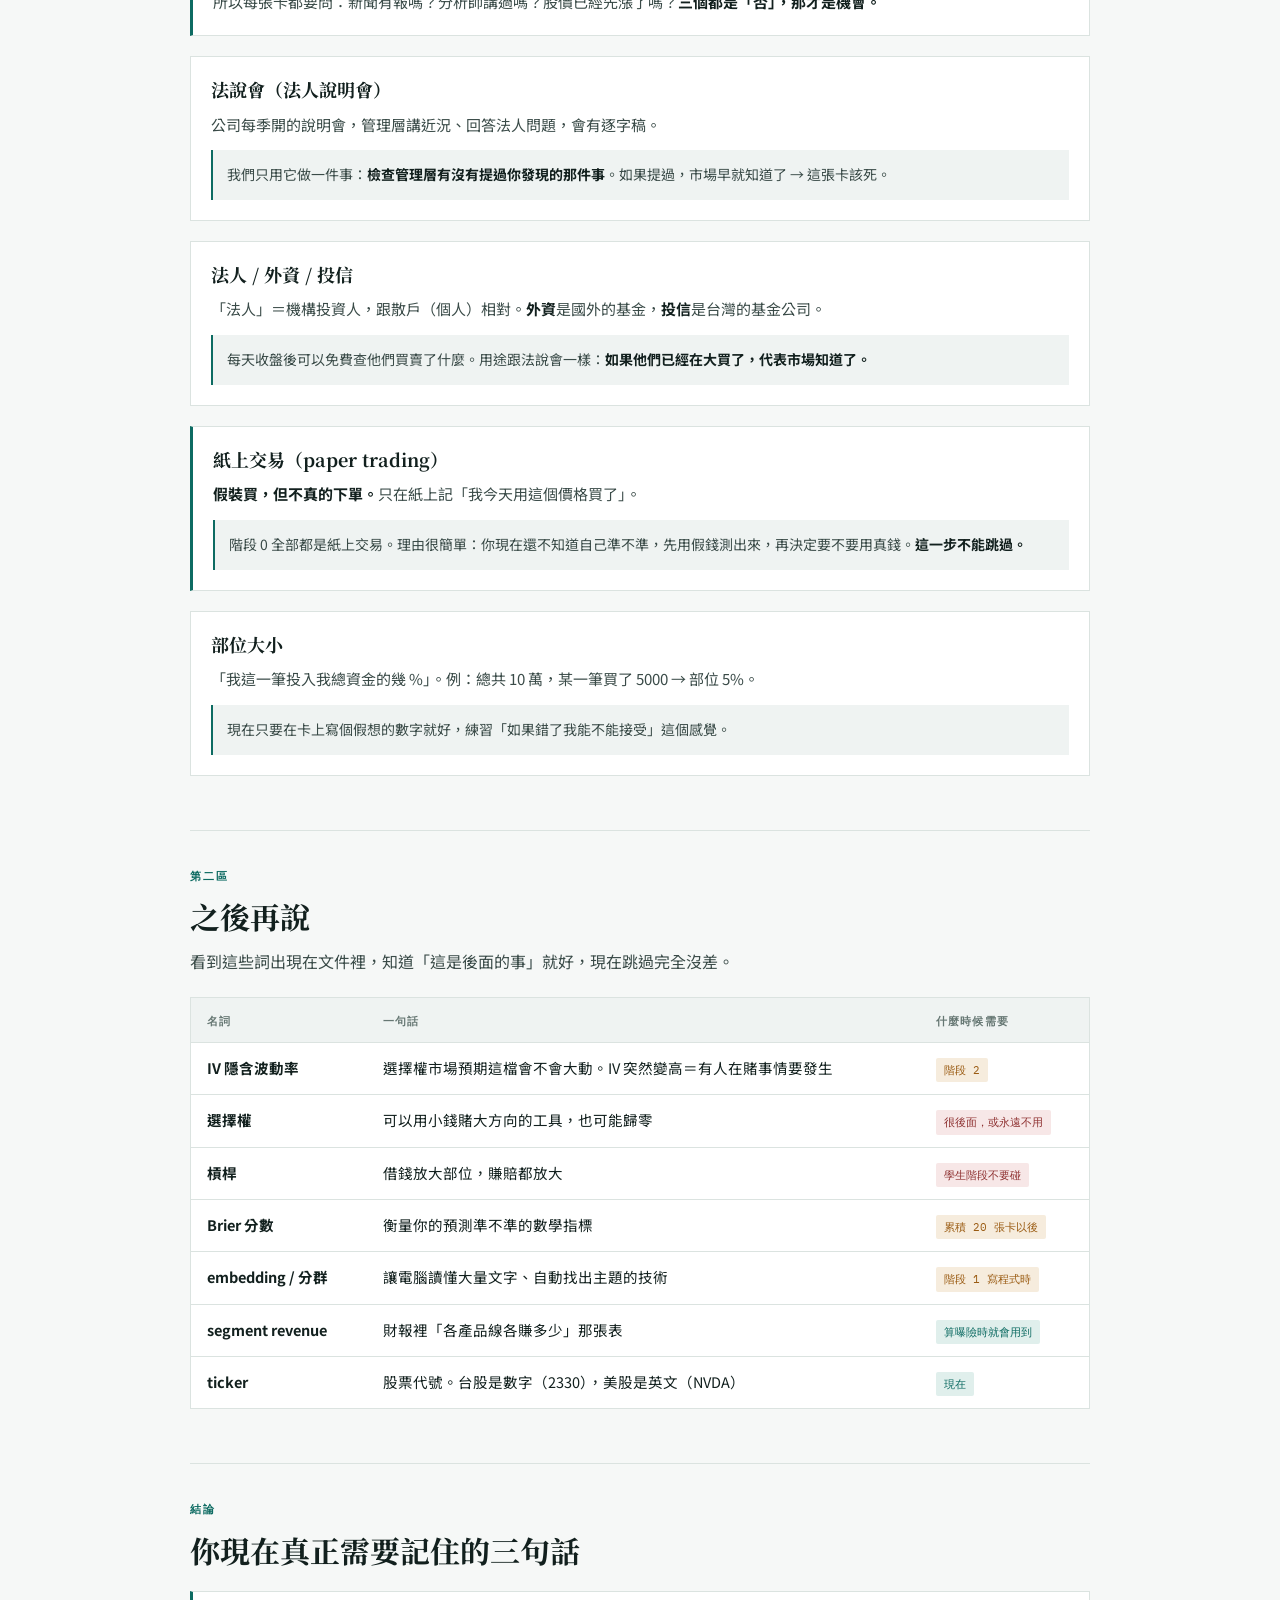
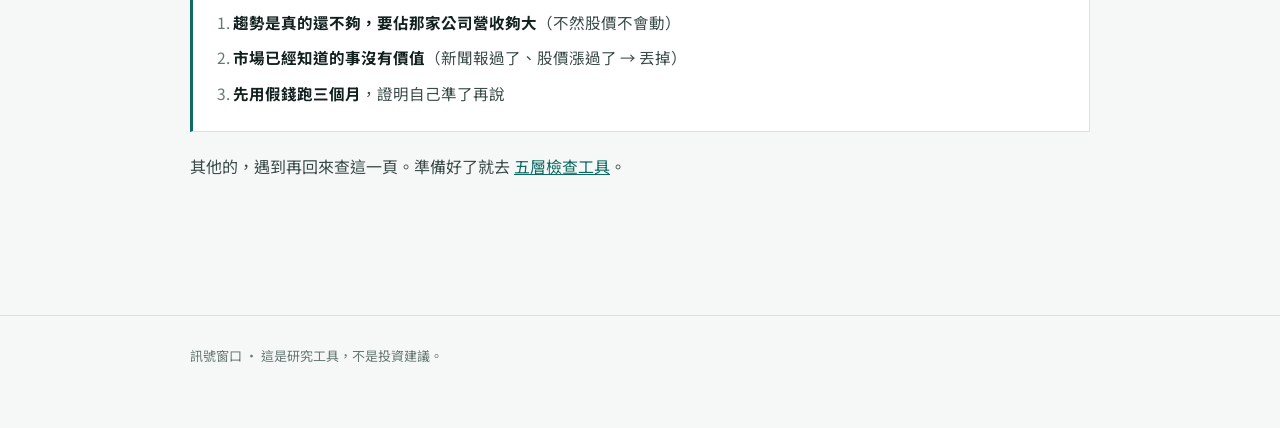
<file: docs/concepts.html>
<!doctype html>
<html lang="zh-Hant">
<head>
<meta charset="utf-8">
<meta name="viewport" content="width=device-width, initial-scale=1">
<title>名詞速成 · 訊號窗口</title>
<meta name="description" content="給沒有財經背景的人：10 分鐘搞懂社交套利需要的所有名詞。">
<link rel="preconnect" href="https://fonts.googleapis.com">
<link rel="preconnect" href="https://fonts.gstatic.com" crossorigin>
<link rel="stylesheet" href="https://fonts.googleapis.com/css2?family=Noto+Serif+TC:wght@700;900&family=Noto+Sans+TC:wght@400;500;700&family=IBM+Plex+Mono:wght@400;500;600&display=swap">
<link rel="stylesheet" href="assets/site.css">
</head>
<body>

<nav class="nav">
  <div class="row">
    <a class="brand" href="index.html">訊號窗口</a>
    <a class="tab" href="index.html">概觀</a>
    <a class="tab" href="concepts.html" aria-current="page">名詞速成</a>
    <a class="tab" href="checklist.html">五層檢查</a>
    <a class="tab" href="example.html">範例卡</a>
  </div>
</nav>

<main>
<div class="wrap stack">

  <header class="page-head">
    <div class="eyebrow">10 分鐘 · 白話版</div>
    <h1>名詞速成</h1>
    <p class="lede">給沒有財經背景的人。分成「現在必懂」和「之後再說」兩區 —— <strong>先只讀第一區</strong>，讀完就足以開始跑階段 0。</p>
  </header>

  <section>
    <div class="stack">
      <div class="stack-sm">
        <div class="eyebrow">第一區</div>
        <h2>現在必懂</h2>
      </div>

      <div class="term">
        <h3>營收 vs 獲利</h3>
        <p class="def"><strong>營收</strong>＝賣出去多少錢（收到的總金額）。<strong>獲利</strong>＝扣掉成本之後剩多少。</p>
        <div class="eg">我們主要看<strong>營收</strong>，因為它反應得快、也比較好從外面推估。你在 PTT 看到某廠瘋狂加班，那會先反應在營收上。</div>
      </div>

      <div class="term key">
        <h3>月營收 —— 台灣的秘密武器</h3>
        <p class="def">台灣上市公司<strong>每個月 10 號之前</strong>要公布上個月的營收。這件事全世界很少見，美國公司通常三個月才講一次。</p>
        <div class="eg">意思是：你這個月做的判斷，<strong>下個月 10 號就知道對不對</strong>。這就是為什麼台灣人的學習速度可以比美國人快三倍。<br><br>查詢：公開資訊觀測站（mops.twse.com.tw），免費。</div>
      </div>

      <div class="term">
        <h3>財報 / 季報 / 年報</h3>
        <p class="def">公司定期公布的成績單。裡面會拆開講「我哪個產品線賺多少」，這就是算<strong>營收曝險</strong>要用的東西。</p>
        <div class="eg">台股叫<strong>季報 / 年報</strong>；美股叫 <strong>10-Q</strong>（季）和 <strong>10-K</strong>（年）。</div>
      </div>

      <div class="term key">
        <h3>★ 營收曝險 —— 整個方法最重要的觀念</h3>
        <p class="def">一個趨勢對某家公司到底有多重要，用「<strong>佔它營收幾 %</strong>」來衡量。</p>
        <div class="eg">
          舉例（數字純屬示意）：你發現 AI 伺服器的散熱需求爆增。<br><br>
          <strong>A 公司</strong>：散熱是主力產品，佔營收 <strong>70%</strong> → 需求增加，股價很可能動<br>
          <strong>B 公司</strong>：散熱只是副業，佔營收 <strong>3%</strong> → 就算需求翻倍，整體營收只多 3%，股價基本不會理你<br><br>
          <strong>B 公司就是散戶最常踩的坑。</strong> 趨勢看對了，但買到一家「這件事對它不痛不癢」的公司。
        </div>
        <p class="def" style="margin-top:14px">所以檢查清單第 03 層要你回答「佔營收幾 %」，而且<strong>要指得出財報哪一段寫的</strong>。講不出數字，就是還沒想清楚。</p>
      </div>

      <div class="term key">
        <h3>★ price in（市場已經知道了嗎）</h3>
        <p class="def"><strong>price in ＝ 這個消息已經反應在股價上了。</strong>這是 Camillo 方法的靈魂。</p>
        <div class="eg">
          想像：你發現某廠要大擴產，超興奮 —— 結果一查，兩週前經濟日報已經報過了，股價那天就漲了 8%。<br><br>
          那你現在買就是<strong>接在別人後面</strong>。消息是真的，但錢已經被賺走了。
        </div>
        <p class="def" style="margin-top:14px">所以每張卡都要問：新聞有報嗎？分析師講過嗎？股價已經先漲了嗎？<strong>三個都是「否」，那才是機會。</strong></p>
      </div>

      <div class="term">
        <h3>法說會（法人說明會）</h3>
        <p class="def">公司每季開的說明會，管理層講近況、回答法人問題，會有逐字稿。</p>
        <div class="eg">我們只用它做一件事：<strong>檢查管理層有沒有提過你發現的那件事</strong>。如果提過，市場早就知道了 → 這張卡該死。</div>
      </div>

      <div class="term">
        <h3>法人 / 外資 / 投信</h3>
        <p class="def">「法人」＝機構投資人，跟散戶（個人）相對。<strong>外資</strong>是國外的基金，<strong>投信</strong>是台灣的基金公司。</p>
        <div class="eg">每天收盤後可以免費查他們買賣了什麼。用途跟法說會一樣：<strong>如果他們已經在大買了，代表市場知道了。</strong></div>
      </div>

      <div class="term key">
        <h3>紙上交易（paper trading）</h3>
        <p class="def"><strong>假裝買，但不真的下單。</strong>只在紙上記「我今天用這個價格買了」。</p>
        <div class="eg">階段 0 全部都是紙上交易。理由很簡單：你現在還不知道自己準不準，先用假錢測出來，再決定要不要用真錢。<strong>這一步不能跳過。</strong></div>
      </div>

      <div class="term">
        <h3>部位大小</h3>
        <p class="def">「我這一筆投入我總資金的幾 %」。例：總共 10 萬，某一筆買了 5000 → 部位 5%。</p>
        <div class="eg">現在只要在卡上寫個假想的數字就好，練習「如果錯了我能不能接受」這個感覺。</div>
      </div>

    </div>
  </section>

  <section>
    <div class="stack">
      <div class="stack-sm">
        <div class="eyebrow">第二區</div>
        <h2>之後再說</h2>
        <p class="lede">看到這些詞出現在文件裡，知道「這是後面的事」就好，現在跳過完全沒差。</p>
      </div>
      <div class="tablewrap">
        <table>
          <thead><tr><th>名詞</th><th>一句話</th><th>什麼時候需要</th></tr></thead>
          <tbody>
            <tr><td><strong>IV 隱含波動率</strong></td><td>選擇權市場預期這檔會不會大動。IV 突然變高＝有人在賭事情要發生</td><td><span class="pill mid">階段 2</span></td></tr>
            <tr><td><strong>選擇權</strong></td><td>可以用小錢賭大方向的工具，也可能歸零</td><td><span class="pill no">很後面，或永遠不用</span></td></tr>
            <tr><td><strong>槓桿</strong></td><td>借錢放大部位，賺賠都放大</td><td><span class="pill no">學生階段不要碰</span></td></tr>
            <tr><td><strong>Brier 分數</strong></td><td>衡量你的預測準不準的數學指標</td><td><span class="pill mid">累積 20 張卡以後</span></td></tr>
            <tr><td><strong>embedding / 分群</strong></td><td>讓電腦讀懂大量文字、自動找出主題的技術</td><td><span class="pill mid">階段 1 寫程式時</span></td></tr>
            <tr><td><strong>segment revenue</strong></td><td>財報裡「各產品線各賺多少」那張表</td><td><span class="pill hi">算曝險時就會用到</span></td></tr>
            <tr><td><strong>ticker</strong></td><td>股票代號。台股是數字（2330），美股是英文（NVDA）</td><td><span class="pill hi">現在</span></td></tr>
          </tbody>
        </table>
      </div>
    </div>
  </section>

  <section>
    <div class="stack">
      <div class="stack-sm">
        <div class="eyebrow">結論</div>
        <h2>你現在真正需要記住的三句話</h2>
      </div>
      <div class="note">
        <ol style="margin:0;font-size:15.5px">
          <li><strong>趨勢是真的還不夠，要佔那家公司營收夠大</strong>（不然股價不會動）</li>
          <li><strong>市場已經知道的事沒有價值</strong>（新聞報過了、股價漲過了 → 丟掉）</li>
          <li><strong>先用假錢跑三個月</strong>，證明自己準了再說</li>
        </ol>
      </div>
      <p class="lede">其他的，遇到再回來查這一頁。準備好了就去 <a href="checklist.html">五層檢查工具</a>。</p>
    </div>
  </section>

</div>
</main>

<footer>
  <div class="wrap">
    <p>訊號窗口 · 這是研究工具，不是投資建議。</p>
  </div>
</footer>

</body>
</html>
</file>
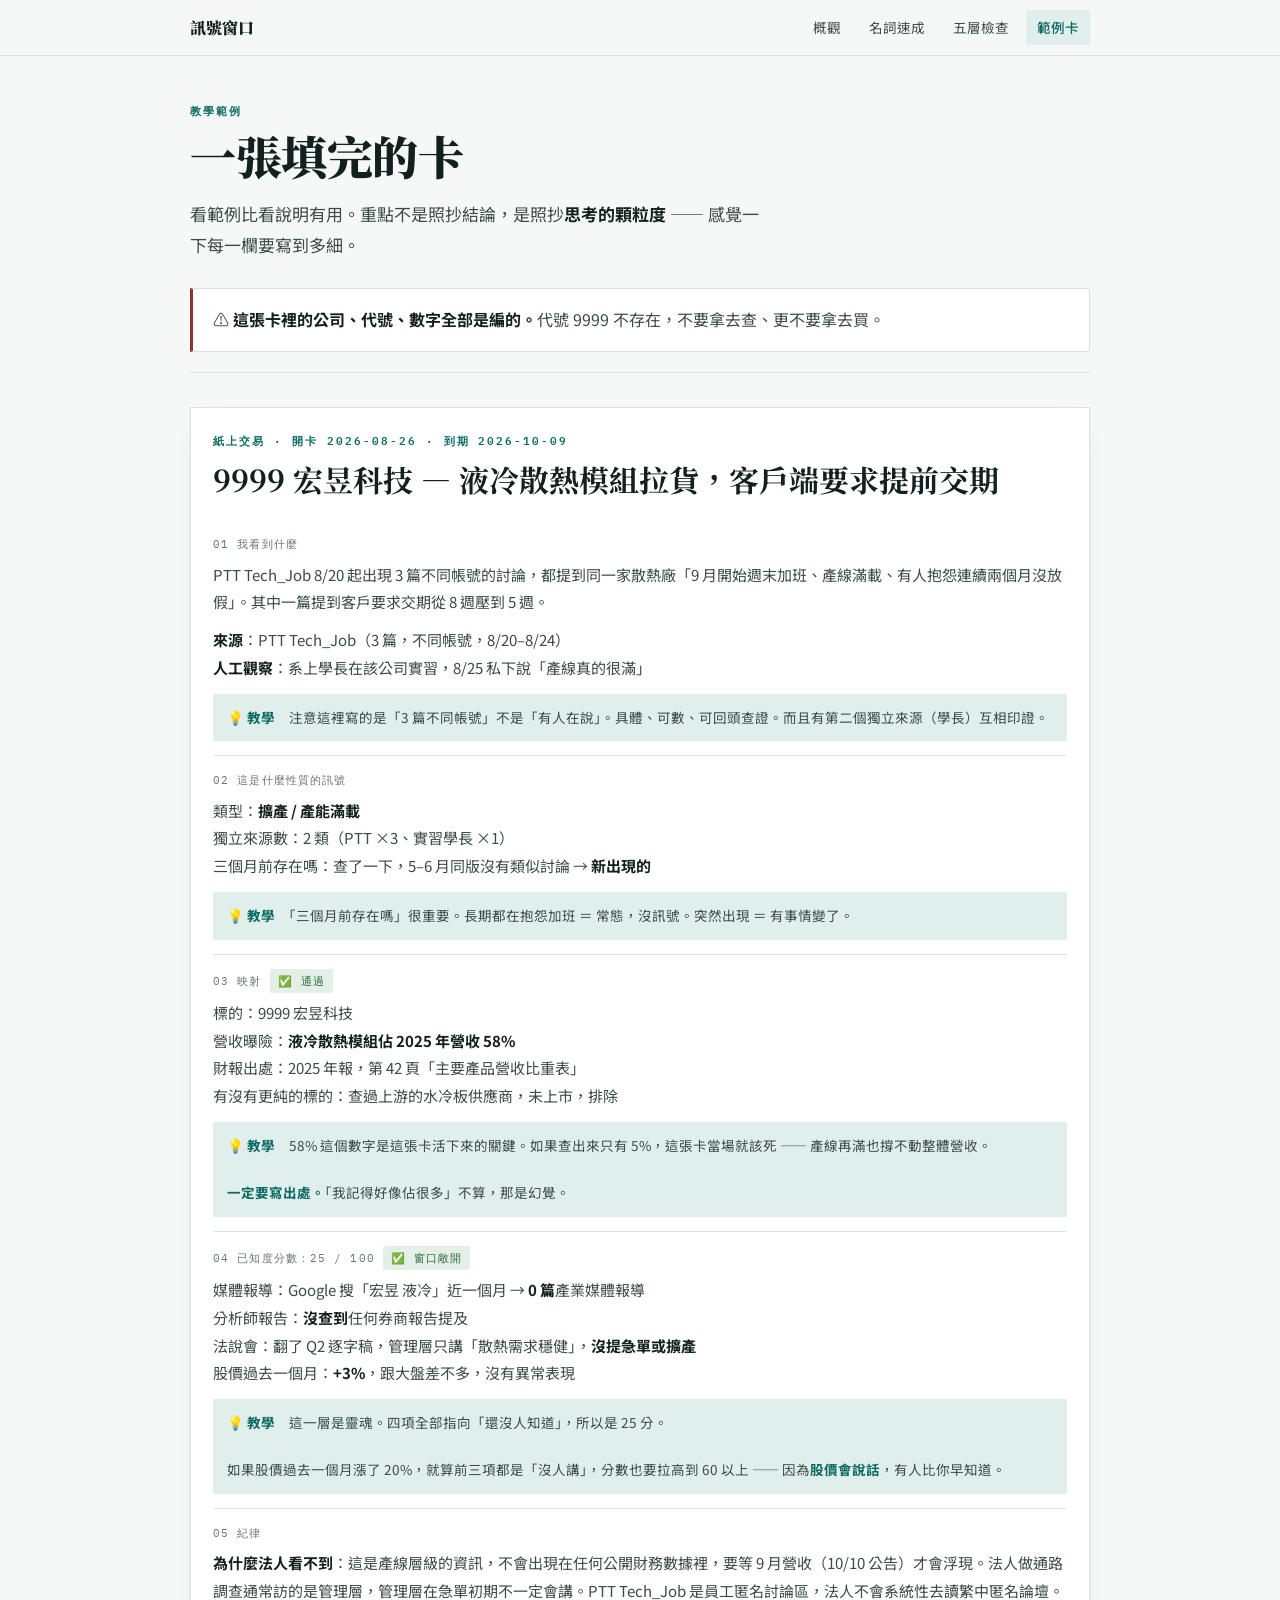
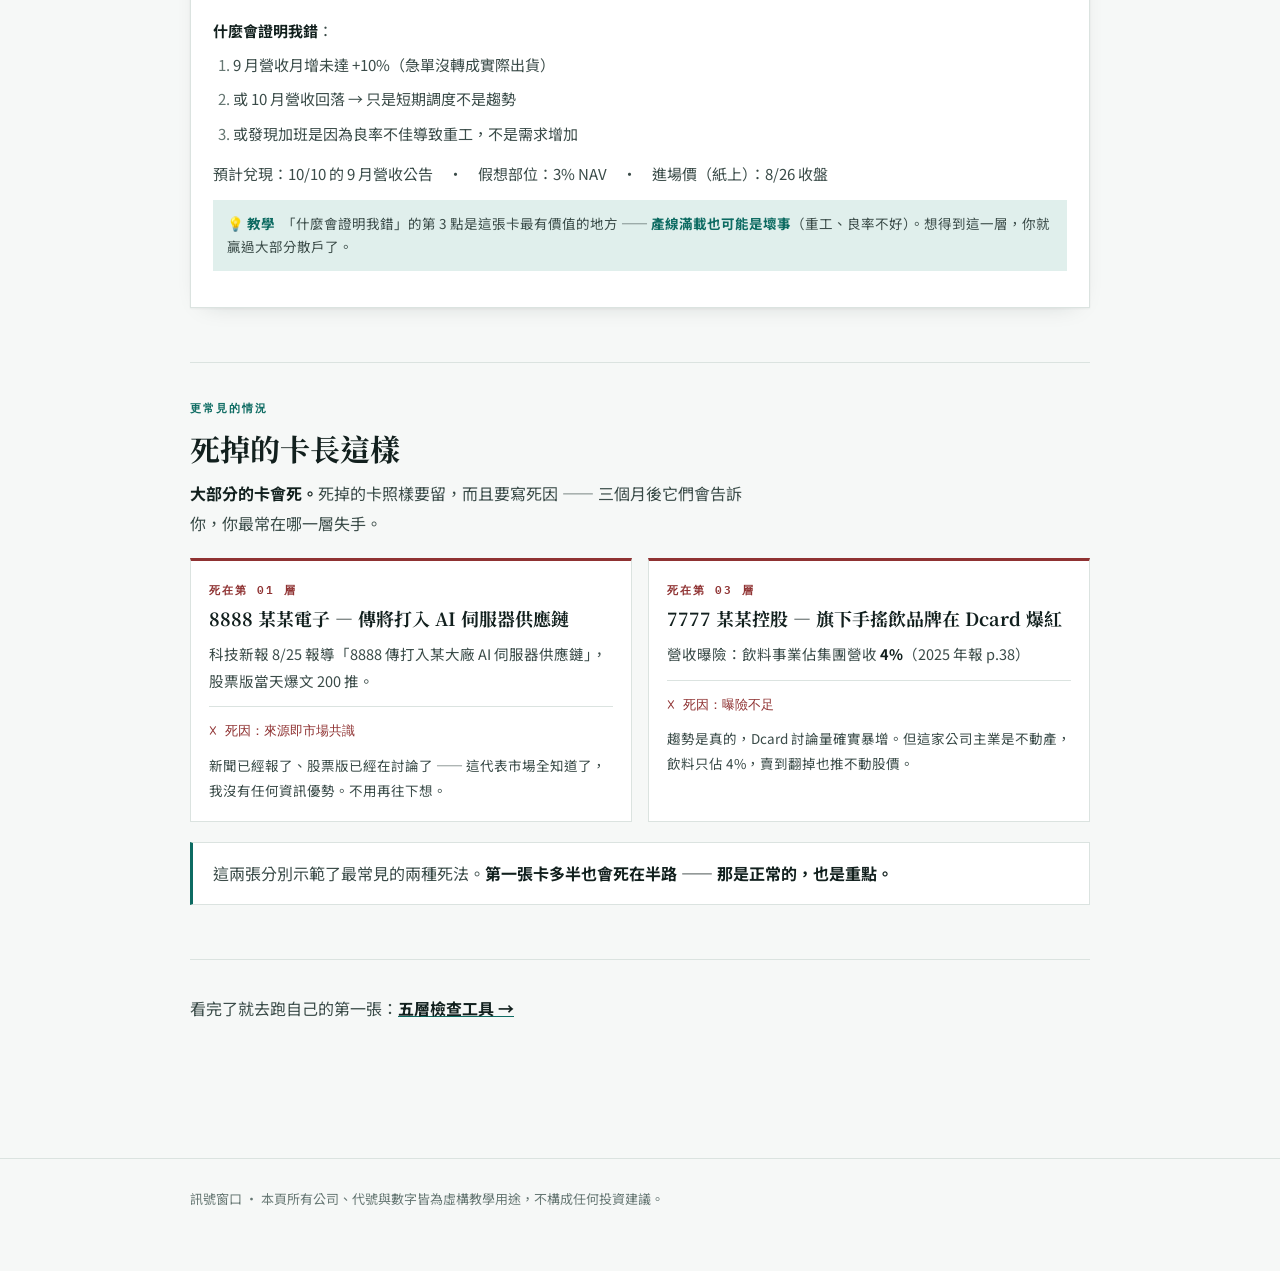
<file: docs/example.html>
<!doctype html>
<html lang="zh-Hant">
<head>
<meta charset="utf-8">
<meta name="viewport" content="width=device-width, initial-scale=1">
<title>範例卡 · 訊號窗口</title>
<meta name="description" content="一張完整填好的假說卡（虛構），含逐欄教學註解，以及兩張死掉的卡。">
<link rel="preconnect" href="https://fonts.googleapis.com">
<link rel="preconnect" href="https://fonts.gstatic.com" crossorigin>
<link rel="stylesheet" href="https://fonts.googleapis.com/css2?family=Noto+Serif+TC:wght@700;900&family=Noto+Sans+TC:wght@400;500;700&family=IBM+Plex+Mono:wght@400;500;600&display=swap">
<link rel="stylesheet" href="assets/site.css">
</head>
<body>

<nav class="nav">
  <div class="row">
    <a class="brand" href="index.html">訊號窗口</a>
    <a class="tab" href="index.html">概觀</a>
    <a class="tab" href="concepts.html">名詞速成</a>
    <a class="tab" href="checklist.html">五層檢查</a>
    <a class="tab" href="example.html" aria-current="page">範例卡</a>
  </div>
</nav>

<main>
<div class="wrap stack">

  <header class="page-head">
    <div class="eyebrow">教學範例</div>
    <h1>一張填完的卡</h1>
    <p class="lede">看範例比看說明有用。重點不是照抄結論，是照抄<strong>思考的顆粒度</strong> —— 感覺一下每一欄要寫到多細。</p>
  </header>

  <div class="note bad">
    <p>⚠️ <strong>這張卡裡的公司、代號、數字全部是編的。</strong>代號 9999 不存在，不要拿去查、更不要拿去買。</p>
  </div>

  <section>
    <div class="exhibit stack">
      <div>
        <div class="eyebrow">紙上交易 · 開卡 2026-08-26 · 到期 2026-10-09</div>
        <h2 style="margin-top:8px">9999 宏昱科技 — 液冷散熱模組拉貨，客戶端要求提前交期</h2>
      </div>

      <div>
        <div class="field">
          <div class="k">01 我看到什麼</div>
          <div class="v">PTT Tech_Job 8/20 起出現 3 篇不同帳號的討論，都提到同一家散熱廠「9 月開始週末加班、產線滿載、有人抱怨連續兩個月沒放假」。其中一篇提到客戶要求交期從 8 週壓到 5 週。</div>
          <div class="v" style="margin-top:10px">
            <strong>來源</strong>：PTT Tech_Job（3 篇，不同帳號，8/20–8/24）<br>
            <strong>人工觀察</strong>：系上學長在該公司實習，8/25 私下說「產線真的很滿」
          </div>
          <div class="teach"><b>💡 教學</b>　注意這裡寫的是「3 篇不同帳號」不是「有人在說」。具體、可數、可回頭查證。而且有第二個獨立來源（學長）互相印證。</div>
        </div>

        <div class="field">
          <div class="k">02 這是什麼性質的訊號</div>
          <div class="v">
            類型：<strong>擴產 / 產能滿載</strong><br>
            獨立來源數：2 類（PTT ×3、實習學長 ×1）<br>
            三個月前存在嗎：查了一下，5–6 月同版沒有類似討論 → <strong>新出現的</strong>
          </div>
          <div class="teach"><b>💡 教學</b>　「三個月前存在嗎」很重要。長期都在抱怨加班 ＝ 常態，沒訊號。突然出現 ＝ 有事情變了。</div>
        </div>

        <div class="field">
          <div class="k">03 映射 <span class="pill ok">✅ 通過</span></div>
          <div class="v">
            標的：9999 宏昱科技<br>
            營收曝險：<strong>液冷散熱模組佔 2025 年營收 58%</strong><br>
            財報出處：2025 年報，第 42 頁「主要產品營收比重表」<br>
            有沒有更純的標的：查過上游的水冷板供應商，未上市，排除
          </div>
          <div class="teach"><b>💡 教學</b>　58% 這個數字是這張卡活下來的關鍵。如果查出來只有 5%，這張卡當場就該死 —— 產線再滿也撐不動整體營收。<br><br><b>一定要寫出處。</b>「我記得好像佔很多」不算，那是幻覺。</div>
        </div>

        <div class="field">
          <div class="k">04 已知度分數：25 / 100 <span class="pill ok">✅ 窗口敞開</span></div>
          <div class="v">
            媒體報導：Google 搜「宏昱 液冷」近一個月 → <strong>0 篇</strong>產業媒體報導<br>
            分析師報告：<strong>沒查到</strong>任何券商報告提及<br>
            法說會：翻了 Q2 逐字稿，管理層只講「散熱需求穩健」，<strong>沒提急單或擴產</strong><br>
            股價過去一個月：<strong>+3%</strong>，跟大盤差不多，沒有異常表現
          </div>
          <div class="teach"><b>💡 教學</b>　這一層是靈魂。四項全部指向「還沒人知道」，所以是 25 分。<br><br>如果股價過去一個月漲了 20%，就算前三項都是「沒人講」，分數也要拉高到 60 以上 —— 因為<b>股價會說話</b>，有人比你早知道。</div>
        </div>

        <div class="field">
          <div class="k">05 紀律</div>
          <div class="v">
            <strong>為什麼法人看不到</strong>：這是產線層級的資訊，不會出現在任何公開財務數據裡，要等 9 月營收（10/10 公告）才會浮現。法人做通路調查通常訪的是管理層，管理層在急單初期不一定會講。PTT Tech_Job 是員工匿名討論區，法人不會系統性去讀繁中匿名論壇。
          </div>
          <div class="v" style="margin-top:12px">
            <strong>什麼會證明我錯</strong>：
            <ol style="margin-top:6px">
              <li>9 月營收月增未達 +10%（急單沒轉成實際出貨）</li>
              <li>或 10 月營收回落 → 只是短期調度不是趨勢</li>
              <li>或發現加班是因為良率不佳導致重工，不是需求增加</li>
            </ol>
          </div>
          <div class="v" style="margin-top:12px">
            預計兌現：10/10 的 9 月營收公告　·　假想部位：3% NAV　·　進場價（紙上）：8/26 收盤
          </div>
          <div class="teach"><b>💡 教學</b>　「什麼會證明我錯」的第 3 點是這張卡最有價值的地方 —— <b>產線滿載也可能是壞事</b>（重工、良率不好）。想得到這一層，你就贏過大部分散戶了。</div>
        </div>
      </div>
    </div>
  </section>

  <section>
    <div class="stack">
      <div class="stack-sm">
        <div class="eyebrow">更常見的情況</div>
        <h2>死掉的卡長這樣</h2>
        <p class="lede"><strong>大部分的卡會死。</strong>死掉的卡照樣要留，而且要寫死因 —— 三個月後它們會告訴你，你最常在哪一層失手。</p>
      </div>

      <div class="grid two">
        <div class="deadcard">
          <div class="eyebrow" style="color:var(--bad)">死在第 01 層</div>
          <h3 style="margin-top:6px">8888 某某電子 — 傳將打入 AI 伺服器供應鏈</h3>
          <p class="lede" style="margin-top:10px;font-size:14.5px">科技新報 8/25 報導「8888 傳打入某大廠 AI 伺服器供應鏈」，股票版當天爆文 200 推。</p>
          <div class="why">❌ 死因：來源即市場共識</div>
          <p class="lede" style="margin-top:10px;font-size:13.5px">新聞已經報了、股票版已經在討論了 —— 這代表市場全知道了，我沒有任何資訊優勢。不用再往下想。</p>
        </div>

        <div class="deadcard">
          <div class="eyebrow" style="color:var(--bad)">死在第 03 層</div>
          <h3 style="margin-top:6px">7777 某某控股 — 旗下手搖飲品牌在 Dcard 爆紅</h3>
          <p class="lede" style="margin-top:10px;font-size:14.5px">營收曝險：飲料事業佔集團營收 <strong>4%</strong>（2025 年報 p.38）</p>
          <div class="why">❌ 死因：曝險不足</div>
          <p class="lede" style="margin-top:10px;font-size:13.5px">趨勢是真的，Dcard 討論量確實暴增。但這家公司主業是不動產，飲料只佔 4%，賣到翻掉也推不動股價。</p>
        </div>
      </div>

      <div class="note">
        <p>這兩張分別示範了最常見的兩種死法。<strong>第一張卡多半也會死在半路 —— 那是正常的，也是重點。</strong></p>
      </div>
    </div>
  </section>

  <section>
    <div class="stack-sm">
      <p class="lede">看完了就去跑自己的第一張：<a href="checklist.html"><strong>五層檢查工具 →</strong></a></p>
    </div>
  </section>

</div>
</main>

<footer>
  <div class="wrap">
    <p>訊號窗口 · 本頁所有公司、代號與數字皆為虛構教學用途，不構成任何投資建議。</p>
  </div>
</footer>

</body>
</html>
</file>
<file: docs/assets/site.css>
/* 訊號窗口 · 共用樣式 */

:root{
  --ground:#F6F8F7;
  --surface:#FFFFFF;
  --surface-2:#EFF3F2;
  --ink:#12201E;
  --ink-2:#3A4B48;
  --muted:#667773;
  --rule:#DBE3E0;
  --accent:#0D6B62;
  --accent-soft:#E0EFEC;
  --warn:#9A5B12;
  --warn-soft:#F6ECDD;
  --bad:#8F3232;
  --bad-soft:#F7E7E7;
  --good:#2F6B3C;
  --good-soft:#E4F0E7;
  --shadow:0 1px 2px rgba(18,32,30,.05), 0 8px 24px -16px rgba(18,32,30,.25);
}
@media (prefers-color-scheme: dark){
  :root:not([data-theme="light"]){
    --ground:#0B1211; --surface:#121B1A; --surface-2:#182322;
    --ink:#E7EEEC; --ink-2:#B4C3C0; --muted:#7C8D89; --rule:#22302E;
    --accent:#4ECFC0; --accent-soft:#12312D;
    --warn:#D69B52; --warn-soft:#2E2416;
    --bad:#D98080; --bad-soft:#2E1A1A;
    --good:#77B98A; --good-soft:#17281B;
    --shadow:0 1px 2px rgba(0,0,0,.4), 0 8px 24px -16px rgba(0,0,0,.8);
  }
}
:root[data-theme="dark"]{
  --ground:#0B1211; --surface:#121B1A; --surface-2:#182322;
  --ink:#E7EEEC; --ink-2:#B4C3C0; --muted:#7C8D89; --rule:#22302E;
  --accent:#4ECFC0; --accent-soft:#12312D;
  --warn:#D69B52; --warn-soft:#2E2416;
  --bad:#D98080; --bad-soft:#2E1A1A;
  --good:#77B98A; --good-soft:#17281B;
  --shadow:0 1px 2px rgba(0,0,0,.4), 0 8px 24px -16px rgba(0,0,0,.8);
}

*{box-sizing:border-box}
html{scroll-behavior:smooth}
@media (prefers-reduced-motion:reduce){
  html{scroll-behavior:auto}
  *{animation:none!important;transition:none!important}
}
body{
  margin:0;
  background:var(--ground);
  color:var(--ink);
  font-family:"Noto Sans TC","Hiragino Sans TC","Microsoft JhengHei",system-ui,sans-serif;
  line-height:1.85;
  -webkit-font-smoothing:antialiased;
}
h1,h2,h3,h4{font-family:"Noto Serif TC",Georgia,serif;text-wrap:balance;margin:0;line-height:1.4}
h1{font-size:clamp(30px,5vw,46px);font-weight:900;letter-spacing:-.01em;line-height:1.2}
h2{font-size:clamp(22px,3.2vw,30px);font-weight:700}
h3{font-size:18px;font-weight:700}
h4{font-size:15px;font-weight:700}
p{margin:0}
a{color:var(--accent)}
a:focus-visible,button:focus-visible,input:focus-visible,select:focus-visible,textarea:focus-visible{
  outline:2px solid var(--accent);outline-offset:2px;
}

.mono{font-family:"IBM Plex Mono",ui-monospace,monospace;font-variant-numeric:tabular-nums}
.eyebrow{
  font-family:"IBM Plex Mono",ui-monospace,monospace;
  font-size:11px;letter-spacing:.18em;text-transform:uppercase;
  color:var(--accent);font-weight:600;
}
.lede{color:var(--ink-2);max-width:64ch}
.stack{display:flex;flex-direction:column;gap:20px}
.stack-sm{display:flex;flex-direction:column;gap:10px}
.wrap{max-width:940px;margin:0 auto;padding:0 20px}

/* ---- nav ---- */
.nav{
  position:sticky;top:0;z-index:20;
  background:color-mix(in srgb, var(--ground) 88%, transparent);
  backdrop-filter:blur(10px);
  border-bottom:1px solid var(--rule);
}
.nav .row{display:flex;align-items:center;gap:6px;max-width:940px;margin:0 auto;padding:10px 20px;flex-wrap:wrap}
.nav .brand{
  font-family:"Noto Serif TC",serif;font-weight:900;font-size:16px;
  color:var(--ink);text-decoration:none;margin-right:auto;white-space:nowrap;
}
.nav a.tab{
  font-size:13.5px;text-decoration:none;color:var(--ink-2);
  padding:5px 11px;border-radius:3px;white-space:nowrap;
}
.nav a.tab:hover{background:var(--surface-2);color:var(--ink)}
.nav a.tab[aria-current="page"]{background:var(--accent-soft);color:var(--accent);font-weight:500}

/* ---- page furniture ---- */
main{padding:44px 0 100px}
section{padding:34px 0;border-top:1px solid var(--rule)}
section:first-child{border-top:none;padding-top:8px}
.page-head{padding-bottom:8px}
.page-head h1{margin-top:8px}
.page-head .lede{margin-top:14px;font-size:17px}

.card{background:var(--surface);border:1px solid var(--rule);padding:20px;box-shadow:var(--shadow)}
.note{
  background:var(--surface);border:1px solid var(--rule);border-left:3px solid var(--accent);
  padding:16px 20px;color:var(--ink-2);
}
.note.warn{border-left-color:var(--warn)}
.note.bad{border-left-color:var(--bad)}
.note strong,.note b{color:var(--ink)}

ul,ol{margin:0;padding-left:20px;color:var(--ink-2)}
li{margin-bottom:7px}
li::marker{color:var(--muted)}
strong{color:var(--ink)}

.tablewrap{overflow-x:auto;border:1px solid var(--rule);background:var(--surface)}
table{border-collapse:collapse;width:100%;min-width:520px;font-size:14.5px}
th,td{text-align:left;padding:12px 16px;border-bottom:1px solid var(--rule);vertical-align:top}
th{
  font-family:"IBM Plex Mono",monospace;font-size:11px;letter-spacing:.1em;
  text-transform:uppercase;color:var(--muted);font-weight:600;background:var(--surface-2);
}
tr:last-child td{border-bottom:none}

.pill{
  display:inline-block;font-family:"IBM Plex Mono",monospace;font-size:11px;
  padding:2px 8px;border-radius:2px;white-space:nowrap;
}
.pill.hi{background:var(--accent-soft);color:var(--accent)}
.pill.mid{background:var(--warn-soft);color:var(--warn)}
.pill.no{background:var(--bad-soft);color:var(--bad)}
.pill.ok{background:var(--good-soft);color:var(--good)}

.grid{display:grid;gap:16px}
.grid.two{grid-template-columns:repeat(auto-fit,minmax(280px,1fr))}
.grid.three{grid-template-columns:repeat(auto-fit,minmax(230px,1fr))}

.btn{
  font-family:inherit;font-size:14px;font-weight:500;
  background:var(--accent);color:var(--ground);
  border:none;padding:10px 18px;border-radius:3px;cursor:pointer;
}
.btn:hover{filter:brightness(1.08)}
.btn.ghost{background:transparent;color:var(--ink-2);border:1px solid var(--rule)}
.btn.ghost:hover{background:var(--surface-2);color:var(--ink)}

footer{border-top:1px solid var(--rule);padding:28px 0 60px;color:var(--muted);font-size:13px}
footer a{color:var(--muted)}

/* ---- concepts page ---- */
.term{background:var(--surface);border:1px solid var(--rule);padding:20px}
.term h3{color:var(--ink)}
.term .def{color:var(--ink-2);margin-top:8px;font-size:15px}
.term .eg{
  margin-top:12px;background:var(--surface-2);padding:12px 14px;
  font-size:14px;color:var(--ink-2);border-left:2px solid var(--accent);
}
.term.key{border-left:3px solid var(--accent)}

/* ---- checklist tool ---- */
.layer{background:var(--surface);border:1px solid var(--rule);margin-bottom:14px;box-shadow:var(--shadow)}
.layer > .head{
  display:flex;align-items:center;gap:14px;padding:16px 18px;border-bottom:1px solid var(--rule);
}
.layer .num{
  font-family:"IBM Plex Mono",monospace;font-size:20px;color:var(--accent);font-weight:500;
}
.layer .head h3{flex:1}
.layer .state{font-family:"IBM Plex Mono",monospace;font-size:11px}
.layer > .body{padding:18px}
.layer.dead{opacity:.55}
.layer.dead .head{background:var(--bad-soft)}

.check{display:flex;gap:10px;align-items:flex-start;padding:7px 0;cursor:pointer;color:var(--ink-2);font-size:14.5px}
.check input{margin-top:6px;flex-shrink:0;width:16px;height:16px;accent-color:var(--accent)}
.check span{line-height:1.7}

label.fld{display:block;margin-top:14px}
label.fld .lbl{
  display:block;font-family:"IBM Plex Mono",monospace;font-size:11px;
  letter-spacing:.1em;text-transform:uppercase;color:var(--muted);margin-bottom:5px;
}
input[type="text"],input[type="date"],input[type="number"],select,textarea{
  width:100%;font-family:inherit;font-size:14.5px;line-height:1.7;
  background:var(--ground);color:var(--ink);
  border:1px solid var(--rule);border-radius:3px;padding:9px 11px;
}
textarea{resize:vertical;min-height:76px}
select{cursor:pointer}

.scorebox{
  display:flex;align-items:center;gap:18px;flex-wrap:wrap;
  background:var(--surface-2);padding:16px 18px;margin-top:16px;
}
.scorebox .val{font-family:"IBM Plex Mono",monospace;font-size:38px;font-weight:600;line-height:1}
.scorebox .verdict{font-size:14px;font-weight:500}
.scorebox .meterwrap{flex:1;min-width:180px}
.meter{height:8px;background:var(--rule);position:relative;overflow:hidden}
.meter span{position:absolute;inset:0 auto 0 0;background:var(--good);transition:width .25s ease}
.meterlab{
  display:flex;justify-content:space-between;font-family:"IBM Plex Mono",monospace;
  font-size:10.5px;color:var(--muted);margin-top:6px;
}

.actions{display:flex;gap:10px;flex-wrap:wrap;margin-top:20px}
#output{
  width:100%;min-height:300px;font-family:"IBM Plex Mono",monospace;font-size:12.5px;
  line-height:1.75;margin-top:16px;
}
.saved{font-size:12px;color:var(--muted);font-family:"IBM Plex Mono",monospace}

/* ---- example page ---- */
.exhibit{background:var(--surface);border:1px solid var(--rule);padding:22px;box-shadow:var(--shadow)}
.exhibit .field{padding:14px 0;border-bottom:1px solid var(--rule)}
.exhibit .field:last-child{border-bottom:none}
.exhibit .field .k{
  font-family:"IBM Plex Mono",monospace;font-size:11px;letter-spacing:.1em;
  text-transform:uppercase;color:var(--muted);
}
.exhibit .field .v{margin-top:6px;color:var(--ink-2);font-size:15px}
.teach{
  margin-top:12px;background:var(--accent-soft);padding:12px 14px;
  font-size:13.5px;color:var(--ink-2);line-height:1.75;
}
.teach b{color:var(--accent)}
.deadcard{background:var(--surface);border:1px solid var(--rule);border-top:3px solid var(--bad);padding:18px}
.deadcard .why{
  font-family:"IBM Plex Mono",monospace;font-size:12.5px;color:var(--bad);
  margin-top:12px;padding-top:12px;border-top:1px solid var(--rule);
}

@media (max-width:640px){
  .nav .brand{font-size:15px;width:100%;margin-bottom:2px}
  .nav a.tab{font-size:13px;padding:5px 9px}
  main{padding:28px 0 80px}
  .layer > .head{padding:14px}
  .layer > .body{padding:14px}
  .card,.term,.exhibit{padding:16px}
  .scorebox .val{font-size:30px}
}
</file>
